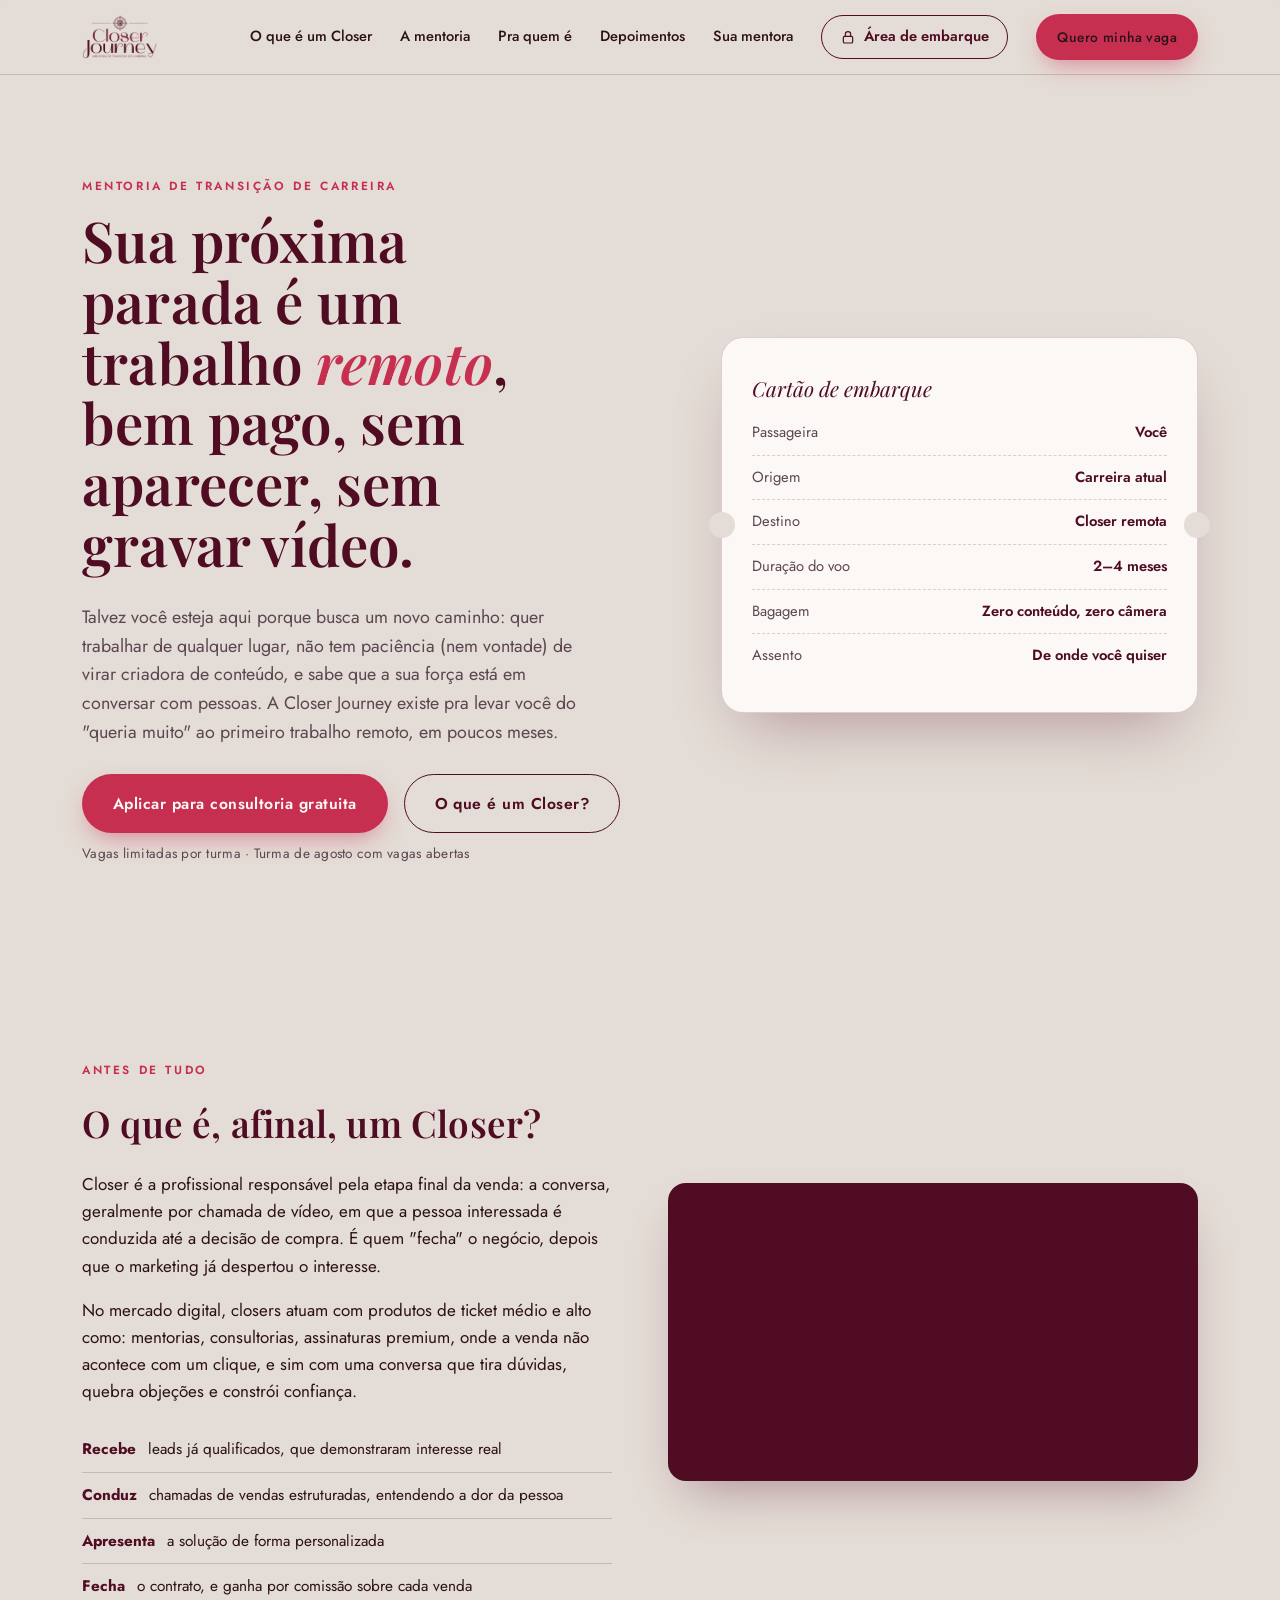
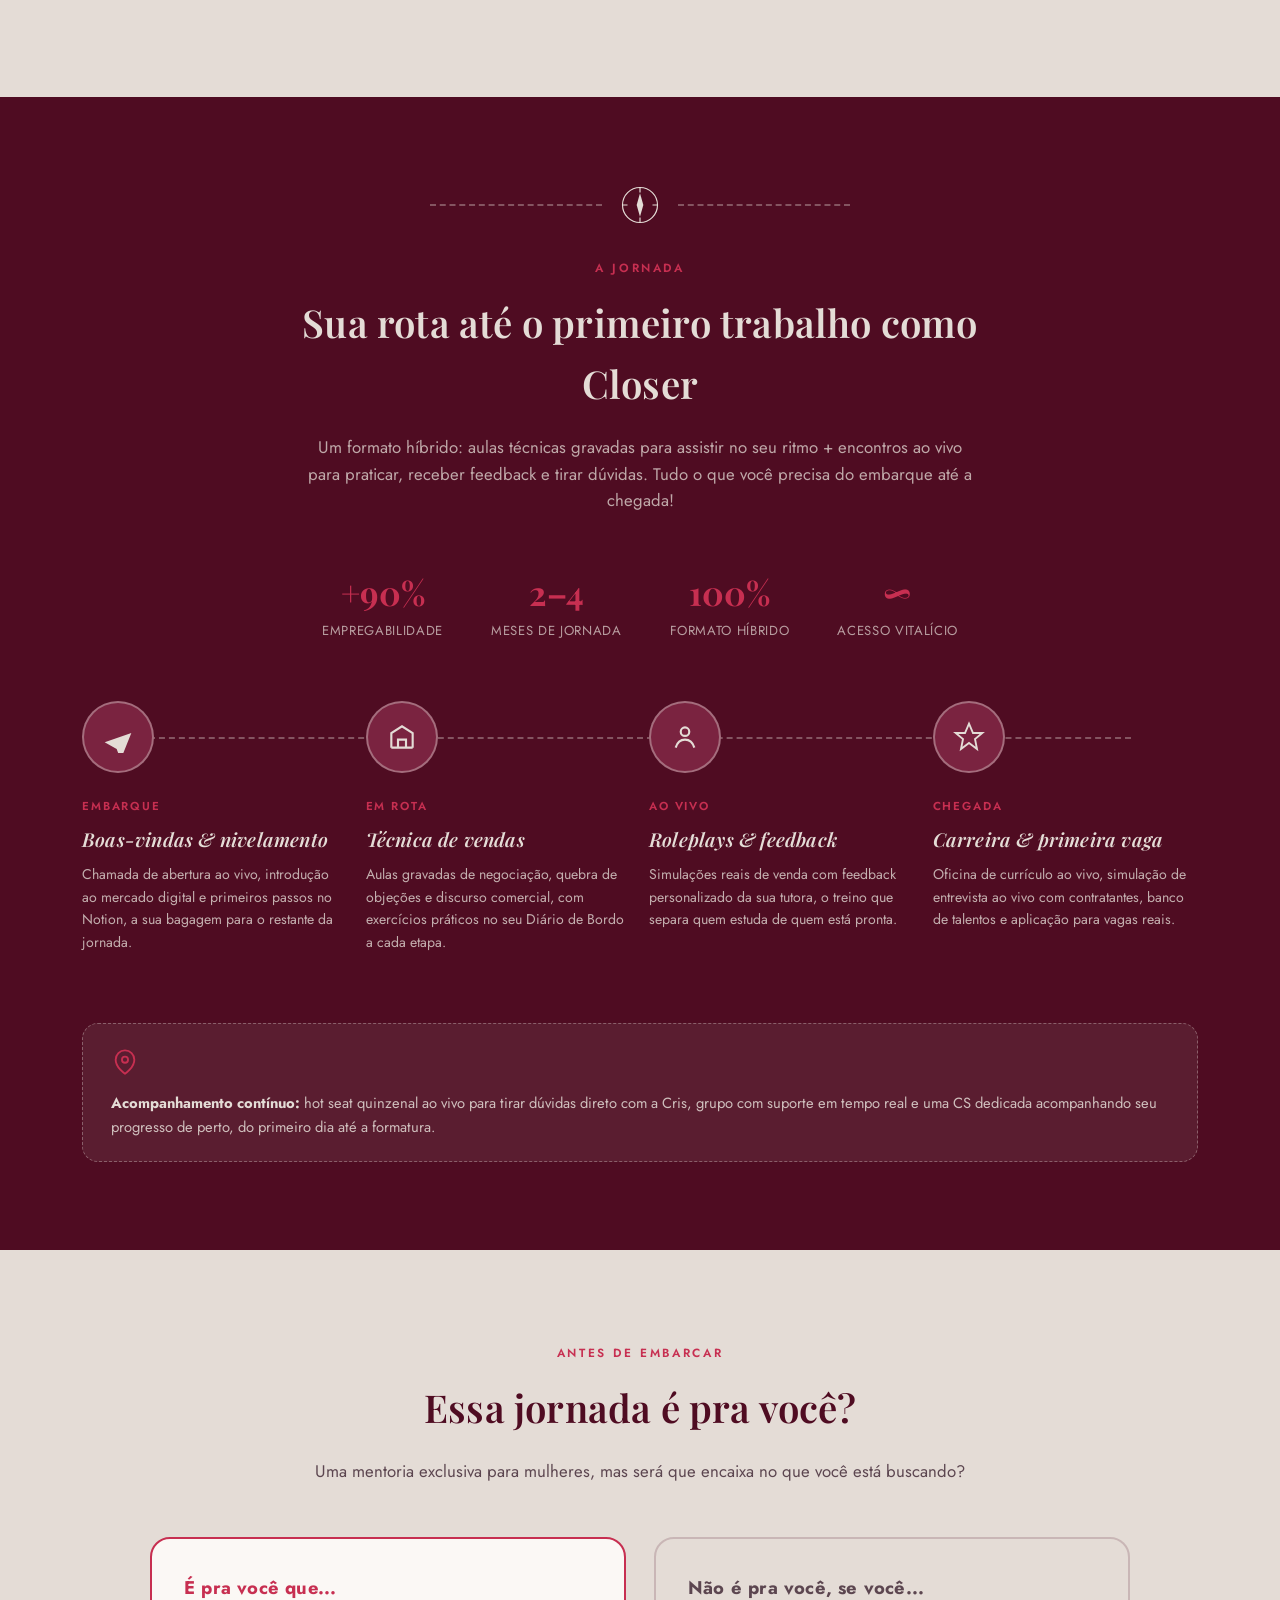
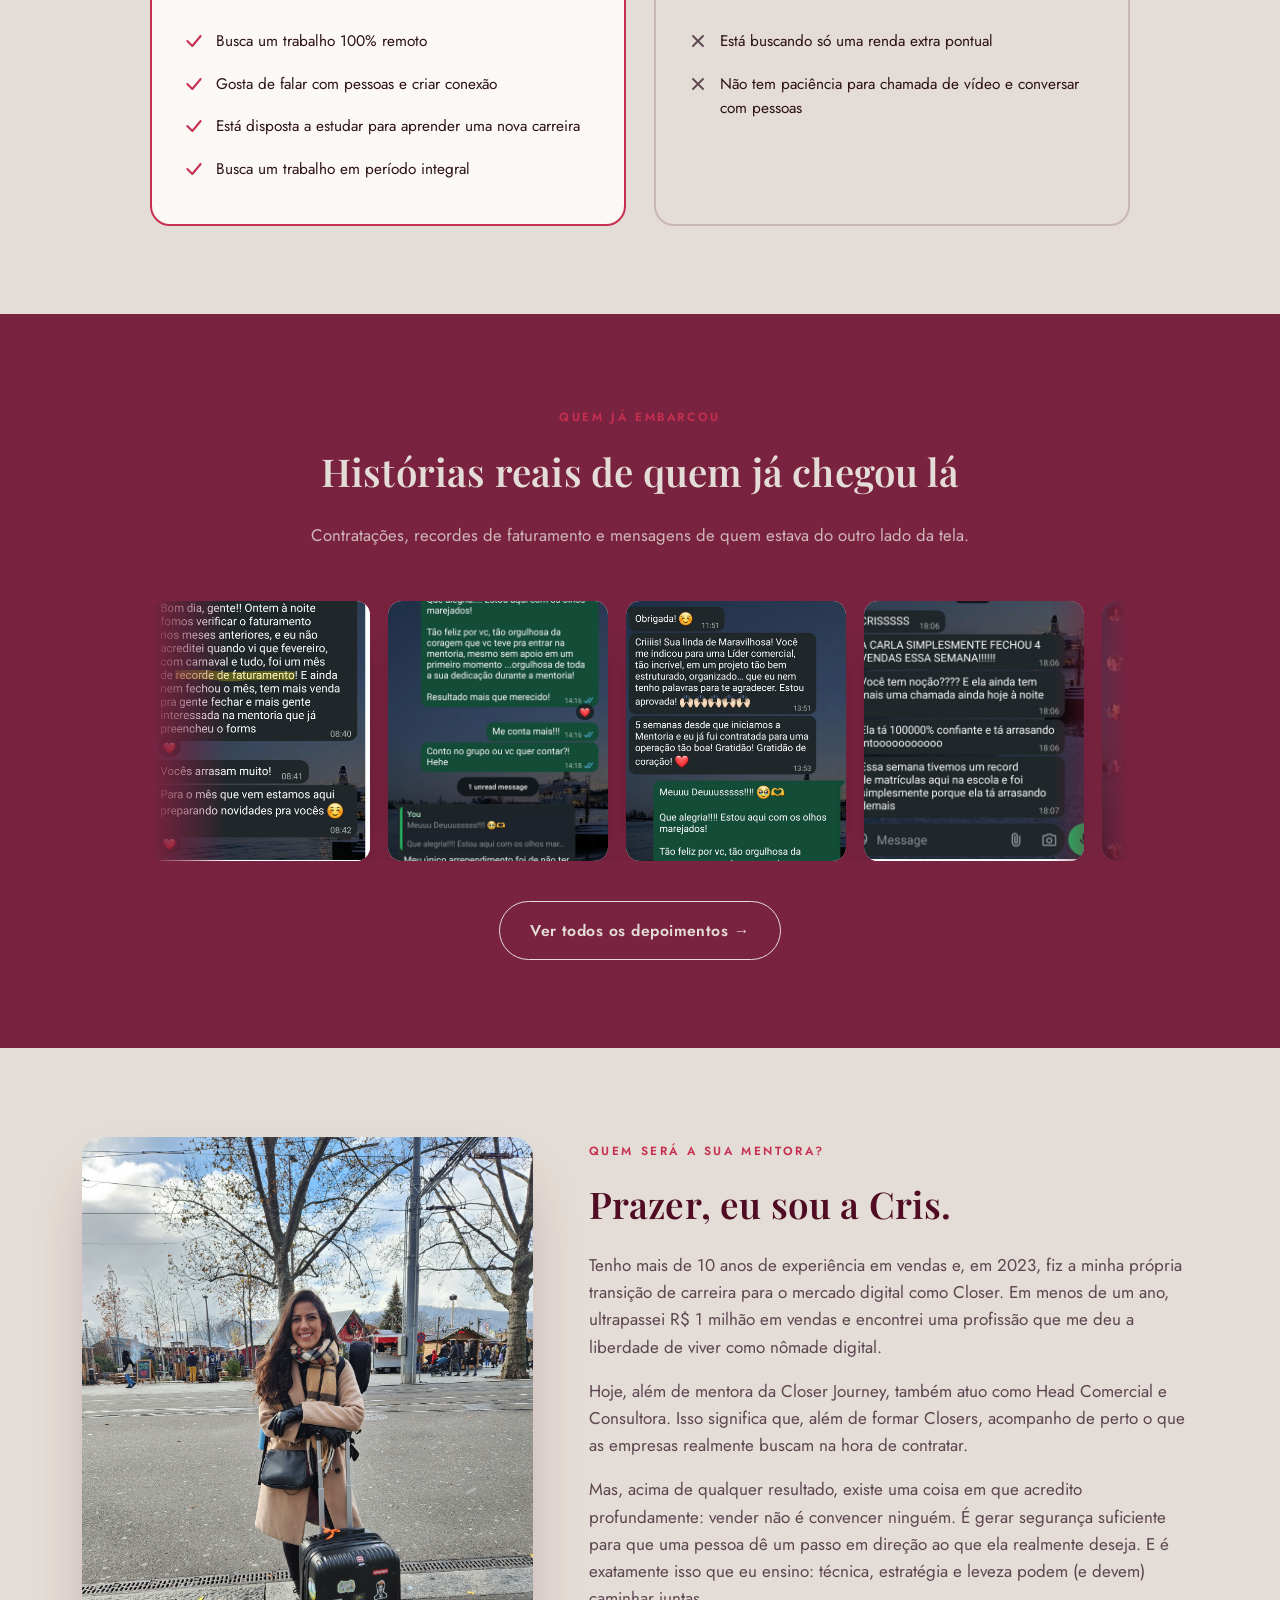
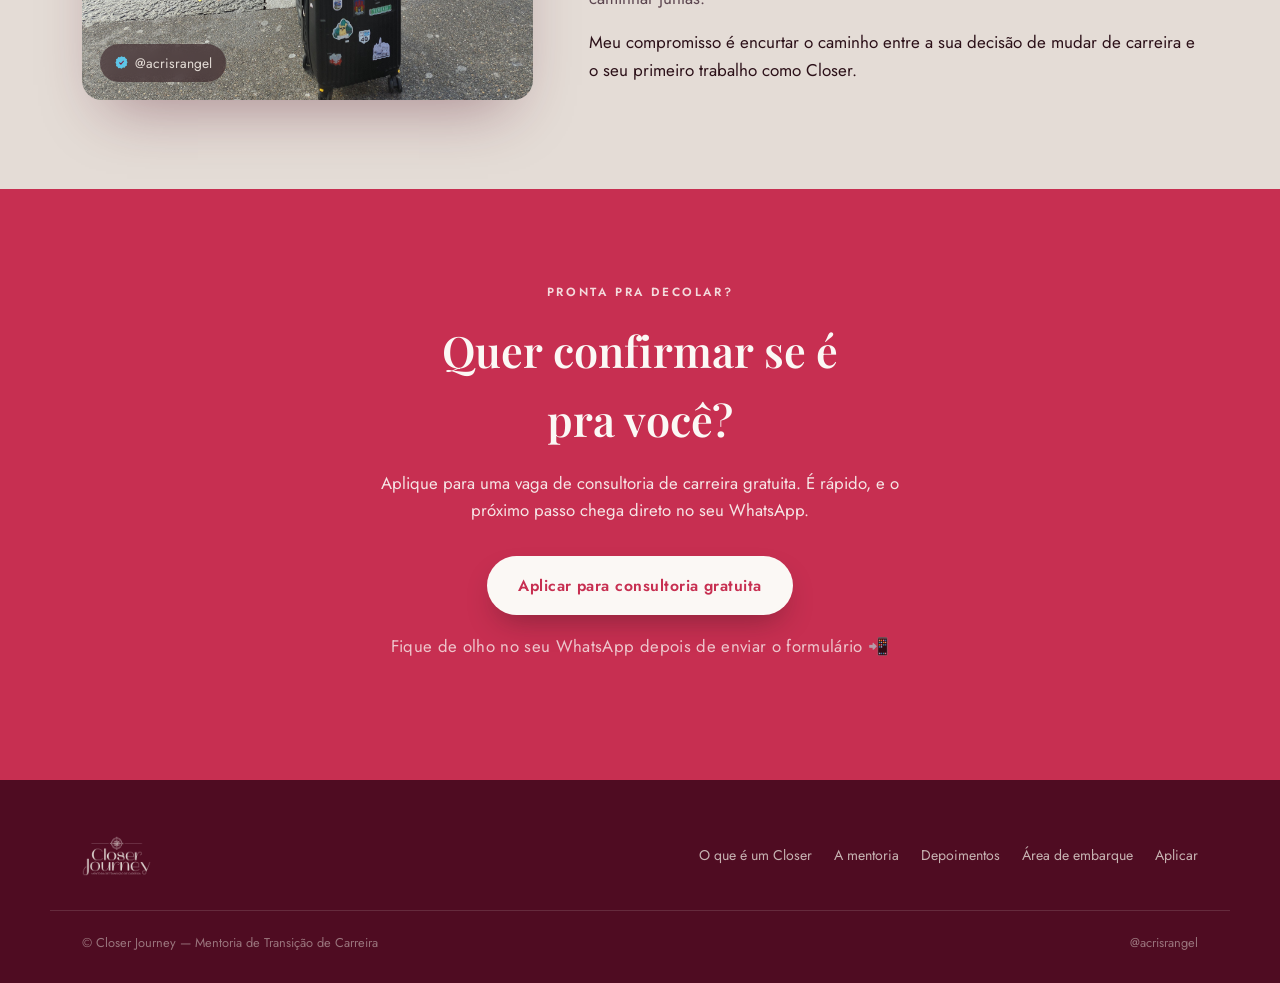
<file: index.html>
<!DOCTYPE html>
<html lang="pt-BR">
<head>
<meta charset="UTF-8">
<meta name="viewport" content="width=device-width, initial-scale=1.0">
<title>Closer Journey • Mentoria de Transição de Carreira</title>
<link rel="stylesheet" href="styles.css">
<link rel="icon" type="image/png" href="/assets/favicon.png">
</head>
<body>

<!-- ============ NAV ============ -->
<header class="site-nav">
  <div class="container">
    <img class="logo-mark" src="assets/logo-full-dark-on-transparent.png" alt="Closer Journey">
    <nav class="nav-links">
      <a href="#o-que-e">O que é um Closer</a>
      <a href="#mentoria">A mentoria</a>
      <a href="#para-quem">Pra quem é</a>
      <a href="depoimentos.html" class="js-open-depoimentos" rel="noopener">Depoimentos</a>
      <a href="#mentora">Sua mentora</a>
      <a href="embarque.html" class="nav-embarque"><svg viewBox="0 0 24 24" fill="none" aria-hidden="true"><rect x="5" y="11" width="14" height="10" rx="2" stroke="currentColor" stroke-width="1.8"/><path d="M8 11V8a4 4 0 018 0v3" stroke="currentColor" stroke-width="1.8"/></svg>Área de embarque</a>
      <a class="btn btn-primary nav-cta" href="#cta">Quero minha vaga</a>
    </nav>
  </div>
</header>

<!-- ============ HERO / PERSONA ============ -->
<section class="hero">
  <div class="container">
    <div class="hero-copy">
      <span class="eyebrow">Mentoria de transição de carreira</span>
      <h1>Sua próxima parada é um trabalho <em>remoto</em>, bem pago, sem aparecer, sem gravar vídeo.</h1>
      <p class="lede">
        Talvez você esteja aqui porque busca um novo caminho: quer trabalhar de qualquer lugar, 
        não tem paciência (nem vontade) de virar criadora de conteúdo, e sabe que a sua força está em conversar com pessoas. 
        A Closer Journey existe pra levar você do "queria muito" ao primeiro trabalho remoto, em poucos meses.
      </p>
      <div class="hero-actions">
        <a class="btn btn-primary" href="#cta">Aplicar para consultoria gratuita</a>
        <a class="btn btn-ghost" href="#o-que-e">O que é um Closer?</a>
      </div>
      <p class="hero-note">Vagas limitadas por turma · Turma de agosto com vagas abertas</p>
    </div>

    <div class="hero-ticket">
      <p class="ticket-title">Cartão de embarque</p>
      <div class="ticket-row"><span>Passageira</span><span>Você</span></div>
      <div class="ticket-row"><span>Origem</span><span>Carreira atual</span></div>
      <div class="ticket-row"><span>Destino</span><span>Closer remota</span></div>
      <div class="ticket-row"><span>Duração do voo</span><span>2–4 meses</span></div>
      <div class="ticket-row"><span>Bagagem</span><span>Zero conteúdo, zero câmera</span></div>
      <div class="ticket-row"><span>Assento</span><span>De onde você quiser</span></div>
    </div>
  </div>
</section>

<!-- ============ O QUE É UM CLOSER ============ -->
<section class="closer-section" id="o-que-e">
  <div class="container">
    <div class="closer-copy">
      <span class="eyebrow">Antes de tudo</span>
      <h2>O que é, afinal, um Closer?</h2>
      <p>
        Closer é a profissional responsável pela etapa final da venda: a conversa, geralmente por chamada de vídeo, em que a pessoa interessada é conduzida até a decisão de compra. É quem "fecha" o negócio, depois que o marketing já despertou o interesse.
      </p>
      <p>
        No mercado digital, closers atuam com produtos de ticket médio e alto como: mentorias, consultorias, assinaturas premium, onde a venda não acontece com um clique, e sim com uma conversa que tira dúvidas, quebra objeções e constrói confiança.
      </p>
      <ul class="closer-list">
        <li><b>Recebe</b> leads já qualificados, que demonstraram interesse real</li>
        <li><b>Conduz</b> chamadas de vendas estruturadas, entendendo a dor da pessoa</li>
        <li><b>Apresenta</b> a solução de forma personalizada</li>
        <li><b>Fecha</b> o contrato, e ganha por comissão sobre cada venda</li>
      </ul>
    </div>
    <div class="video-frame">
      <iframe src="https://www.youtube.com/embed/GehOlS2XHuQ" title="O que é um Closer" allow="accelerometer; autoplay; clipboard-write; encrypted-media; gyroscope; picture-in-picture" allowfullscreen loading="lazy"></iframe>
    </div>
  </div>
</section>

<!-- ============ SOBRE A MENTORIA ============ -->
<section class="mentoria" id="mentoria">
  <div class="container">
    <div class="compass-divider on-dark">
      <span class="rule"></span>
      <svg viewBox="0 0 48 48" fill="none" xmlns="http://www.w3.org/2000/svg"><circle cx="24" cy="24" r="21" stroke="currentColor" stroke-width="1.4"/><path d="M24 3v6M24 39v6M3 24h6M39 24h6" stroke="currentColor" stroke-width="1.4"/><path d="M24 10L28 24L24 38L20 24Z" fill="currentColor"/></svg>
      <span class="rule"></span>
    </div>
    <div class="section-head">
      <span class="eyebrow">A jornada</span>
      <h2>Sua rota até o primeiro trabalho como Closer</h2>
      <p>Um formato híbrido: aulas técnicas gravadas para assistir no seu ritmo + encontros ao vivo para praticar, receber feedback e tirar dúvidas. Tudo o que você precisa do embarque até a chegada!</p>
    </div>

    <div class="mentoria-stats">
      <div class="stat"><div class="num">+90%</div><div class="lbl">Empregabilidade</div></div>
      <div class="stat"><div class="num">2–4</div><div class="lbl">Meses de jornada</div></div>
      <div class="stat"><div class="num">100%</div><div class="lbl">Formato híbrido</div></div>
      <div class="stat"><div class="num">∞</div><div class="lbl">Acesso vitalício</div></div>
    </div>

    <div class="journey">
      <div class="stop">
        <div class="stop-icon"><svg viewBox="0 0 24 24" fill="none"><path d="M2 16l20-7-8 20-3-8-9-5z" fill="currentColor"/></svg></div>
        <span class="stop-eyebrow">Embarque</span>
        <h4>Boas-vindas &amp; nivelamento</h4>
        <p>Chamada de abertura ao vivo, introdução ao mercado digital e primeiros passos no Notion, a sua bagagem para o restante da jornada.</p>
      </div>
      <div class="stop">
        <div class="stop-icon"><svg viewBox="0 0 24 24" fill="none"><path d="M4 20V9l8-5 8 5v11M4 20h16M9 20v-6h6v6" stroke="currentColor" stroke-width="1.6"/></svg></div>
        <span class="stop-eyebrow">Em rota</span>
        <h4>Técnica de vendas</h4>
        <p>Aulas gravadas de negociação, quebra de objeções e discurso comercial, com exercícios práticos no seu Diário de Bordo a cada etapa.</p>
      </div>
      <div class="stop">
        <div class="stop-icon"><svg viewBox="0 0 24 24" fill="none"><circle cx="12" cy="8" r="3.2" stroke="currentColor" stroke-width="1.6"/><path d="M5 20c1.2-4 4-6 7-6s5.8 2 7 6" stroke="currentColor" stroke-width="1.6"/></svg></div>
        <span class="stop-eyebrow">Ao vivo</span>
        <h4>Roleplays &amp; feedback</h4>
        <p>Simulações reais de venda com feedback personalizado da sua tutora, o treino que separa quem estuda de quem está pronta.</p>
      </div>
      <div class="stop">
        <div class="stop-icon"><svg viewBox="0 0 24 24" fill="none"><path d="M12 2l3 7h7l-5.5 4.5L18 21l-6-4.5L6 21l1.5-7.5L2 9h7l3-7z" stroke="currentColor" stroke-width="1.4" fill="none"/></svg></div>
        <span class="stop-eyebrow">Chegada</span>
        <h4>Carreira &amp; primeira vaga</h4>
        <p>Oficina de currículo ao vivo, simulação de entrevista ao vivo com contratantes, banco de talentos e aplicação para vagas reais.</p>
      </div>
    </div>

    <div class="thread">
      <svg viewBox="0 0 24 24" fill="none"><path d="M12 22s-8-5.2-8-12A8 8 0 0112 2a8 8 0 018 8c0 6.8-8 12-8 12z" stroke="currentColor" stroke-width="1.6"/><circle cx="12" cy="10" r="2.6" stroke="currentColor" stroke-width="1.6"/></svg>
      <p><b>Acompanhamento contínuo:</b> hot seat quinzenal ao vivo para tirar dúvidas direto
      com a Cris, grupo com suporte em tempo real e uma CS dedicada acompanhando seu progresso
      de perto, do primeiro dia até a formatura.</p>
    </div>
  </div>
</section>

<!-- ============ PRA QUEM É / NÃO É ============ -->
<section class="fit" id="para-quem">
  <div class="container">
    <div class="section-head">
      <span class="eyebrow">Antes de embarcar</span>
      <h2>Essa jornada é pra você?</h2>
      <p>Uma mentoria exclusiva para mulheres, mas será que encaixa no que você está buscando?</p>
    </div>
    <div class="fit-grid">
      <div class="fit-card yes">
        <h3>É pra você que...</h3>
        <ul>
          <li><svg viewBox="0 0 24 24" fill="none"><path d="M4 12l6 6L20 6" stroke="currentColor" stroke-width="2.4" stroke-linecap="round" stroke-linejoin="round"/></svg>Busca um trabalho 100% remoto</li>
          <li><svg viewBox="0 0 24 24" fill="none"><path d="M4 12l6 6L20 6" stroke="currentColor" stroke-width="2.4" stroke-linecap="round" stroke-linejoin="round"/></svg>Gosta de falar com pessoas e criar conexão</li>
          <li><svg viewBox="0 0 24 24" fill="none"><path d="M4 12l6 6L20 6" stroke="currentColor" stroke-width="2.4" stroke-linecap="round" stroke-linejoin="round"/></svg>Está disposta a estudar para aprender uma nova carreira</li>
          <li><svg viewBox="0 0 24 24" fill="none"><path d="M4 12l6 6L20 6" stroke="currentColor" stroke-width="2.4" stroke-linecap="round" stroke-linejoin="round"/></svg>Busca um trabalho em período integral</li>
        </ul>
      </div>
      <div class="fit-card no">
        <h3>Não é pra você, se você...</h3>
        <ul>
          <li><svg viewBox="0 0 24 24" fill="none"><path d="M6 6l12 12M18 6L6 18" stroke="currentColor" stroke-width="2.2" stroke-linecap="round"/></svg>Está buscando só uma renda extra pontual</li>
          <li><svg viewBox="0 0 24 24" fill="none"><path d="M6 6l12 12M18 6L6 18" stroke="currentColor" stroke-width="2.2" stroke-linecap="round"/></svg>Não tem paciência para chamada de vídeo e conversar com pessoas</li>
        </ul>
      </div>
    </div>
  </div>
</section>

<!-- ============ DEPOIMENTOS TEASER ============ -->
<section class="testi-teaser">
  <div class="container">
    <div class="section-head">
      <span class="eyebrow">Quem já embarcou</span>
      <h2>Histórias reais de quem já chegou lá</h2>
      <p>Contratações, recordes de faturamento e mensagens de quem estava do outro lado da tela.</p>
    </div>
    <div class="teaser-strip">
      <div class="teaser-card"><img src="assets/depoimento8.jpg" alt="Depoimento"></div>
      <div class="teaser-card"><img src="assets/depoimento6.jpg" alt="Depoimento"></div>
      <div class="teaser-card"><img src="assets/depoimento5.jpg" alt="Depoimento"></div>
      <div class="teaser-card"><img src="assets/depoimento3.jpg" alt="Depoimento"></div>
      <div class="teaser-card"><img src="assets/depoimento12.jpg" alt="Depoimento"></div>
    </div>
    <a class="btn btn-ghost on-dark js-open-depoimentos" href="depoimentos.html" rel="noopener">Ver todos os depoimentos →</a>
  </div>
</section>

<!-- ============ MENTORA ============ -->
<section class="mentora" id="mentora">
  <div class="container">
    <div class="mentora-photo">
      <img src="assets\cris-foto-nova.jpeg" alt="Cris Rangel">
      <span class="mentora-handle">
        <svg viewBox="0 0 24 24" fill="currentColor"><path d="M12 2l2.4 1.3 2.7-.4 1.3 2.4 2.4 1.3-.4 2.7 1.3 2.4-1.3 2.4.4 2.7-2.4 1.3-1.3 2.4-2.7-.4L12 22l-2.4-1.3-2.7.4-1.3-2.4-2.4-1.3.4-2.7L2.3 12l1.3-2.4-.4-2.7 2.4-1.3 1.3-2.4 2.7.4L12 2z"/><path d="M9 12.5l2 2 4-4.5" stroke="var(--mid)" stroke-width="1.8" fill="none" stroke-linecap="round" stroke-linejoin="round"/></svg>
        @acrisrangel
      </span>
    </div>
    <div class="mentora-copy">
      <span class="eyebrow">Quem será a sua mentora?</span>
      <h2>Prazer, eu sou a Cris.</h2>
      <p>
        Tenho mais de 10 anos de experiência em vendas e, em 2023, fiz a minha própria transição de carreira para o mercado digital como Closer. Em menos de um ano, ultrapassei R$ 1 milhão em vendas e encontrei uma profissão que me deu a liberdade de viver como nômade digital.
      </p>
      <p>
        Hoje, além de mentora da Closer Journey, também atuo como Head Comercial e Consultora. Isso significa que, além de formar Closers, acompanho de perto o que as empresas realmente buscam na hora de contratar.
      </p>
      <p>
        Mas, acima de qualquer resultado, existe uma coisa em que acredito profundamente: vender não é convencer ninguém. É gerar segurança suficiente para que uma pessoa dê um passo em direção ao que ela realmente deseja. E é exatamente isso que eu ensino: técnica, estratégia e leveza podem (e devem) caminhar juntas.
      </p>
       Meu compromisso é encurtar o caminho entre a sua decisão de mudar de carreira e o seu primeiro trabalho como Closer.
      </p>
    </div>
  </div>
</section>

<!-- ============ CTA FINAL ============ -->
<section class="final-cta" id="cta">
  <div class="container">
    <span class="eyebrow" style="color:rgba(251,248,245,.85)">Pronta pra decolar?</span>
    <h2>Quer confirmar se é pra você?</h2>
    <p>
      Aplique para uma vaga de consultoria de carreira gratuita. É rápido, e o próximo
      passo chega direto no seu WhatsApp.
    </p>
    <a class="btn btn-primary" href="https://form.respondi.app/5wZoGyPB" target="_blank" rel="noopener">
      Aplicar para consultoria gratuita
    </a>
    <p class="hero-note">Fique de olho no seu WhatsApp depois de enviar o formulário 📲</p>
  </div>
</section>

<!-- ============ FOOTER ============ -->
<footer>
  <div class="container">
    <img class="logo-mark" src="assets/logo-full-cream-on-transparent.png" alt="Closer Journey">
    <div class="foot-links">
      <a href="#o-que-e">O que é um Closer</a>
      <a href="#mentoria">A mentoria</a>
      <a href="depoimentos.html" class="js-open-depoimentos" rel="noopener">Depoimentos</a>
      <a href="embarque.html">Área de embarque</a>
      <a href="https://form.respondi.app/5wZoGyPB" target="_blank" rel="noopener">Aplicar</a>
    </div>
  </div>
  <div class="foot-bottom">
    <span>© Closer Journey — Mentoria de Transição de Carreira</span>
    <span>@acrisrangel</span>
  </div>
</footer>

<!-- ============ MODAL DE DEPOIMENTOS (ESTILO CELULAR) ============ -->
<div class="depo-modal" id="depoModal" aria-hidden="true">
  <div class="depo-modal__overlay" data-depo-close></div>

  <div class="depo-modal__dialog" role="dialog" aria-modal="true" aria-label="Depoimentos">
    <button class="depo-modal__close" type="button" aria-label="Fechar depoimentos" data-depo-close>
      <svg viewBox="0 0 24 24" fill="none"><path d="M6 6l12 12M18 6L6 18" stroke="currentColor" stroke-width="2.2" stroke-linecap="round"/></svg>
    </button>

    <div class="phone">
      <div class="phone__notch"></div>
      <div class="phone__screen">
        <div class="phone__topbar">
          <span>Depoimentos</span>
        </div>
        <div class="phone__scroll">
          <div class="depo-card depo-card--video">
            <div class="depo-card__header">
              <img class="depo-card__avatar" src="assets/cris-foto-nova.jpg" alt="Cris Rangel">
              <span class="depo-card__handle">@acrisrangel<svg class="depo-card__badge" viewBox="0 0 24 24" fill="currentColor"><path d="M12 2l2.4 1.3 2.7-.4 1.3 2.4 2.4 1.3-.4 2.7 1.3 2.4-1.3 2.4.4 2.7-2.4 1.3-1.3 2.4-2.7-.4L12 22l-2.4-1.3-2.7.4-1.3-2.4-2.4-1.3.4-2.7L2.3 12l1.3-2.4-.4-2.7 2.4-1.3 1.3-2.4 2.7.4L12 2z"/><path d="M9 12.5l2 2 4-4.5" stroke="#4F0C22" stroke-width="1.8" fill="none" stroke-linecap="round" stroke-linejoin="round"/></svg></span>
            </div>
            <div class="phone__video-wrap yt-facade" id="ytFacade1" data-yt-id="Y6XpZt5BRQE">
              <img class="yt-facade__thumb" src="https://img.youtube.com/vi/Y6XpZt5BRQE/hqdefault.jpg" alt="" loading="lazy">
              <button class="yt-facade__play" type="button" aria-label="Reproduzir vídeo">
                <svg viewBox="0 0 24 24" fill="currentColor"><path d="M8 5v14l11-7z"/></svg>
              </button>
            </div>
          </div>
          <div class="depo-card depo-card--video">
            <div class="depo-card__header">
              <img class="depo-card__avatar" src="assets/cris-foto-nova.jpg" alt="Cris Rangel">
              <span class="depo-card__handle">@acrisrangel<svg class="depo-card__badge" viewBox="0 0 24 24" fill="currentColor"><path d="M12 2l2.4 1.3 2.7-.4 1.3 2.4 2.4 1.3-.4 2.7 1.3 2.4-1.3 2.4.4 2.7-2.4 1.3-1.3 2.4-2.7-.4L12 22l-2.4-1.3-2.7.4-1.3-2.4-2.4-1.3.4-2.7L2.3 12l1.3-2.4-.4-2.7 2.4-1.3 1.3-2.4 2.7.4L12 2z"/><path d="M9 12.5l2 2 4-4.5" stroke="#4F0C22" stroke-width="1.8" fill="none" stroke-linecap="round" stroke-linejoin="round"/></svg></span>
            </div>
            <div class="phone__video-wrap yt-facade" id="ytFacade2" data-yt-id="68ccqgZpCwA">
              <img class="yt-facade__thumb" src="https://img.youtube.com/vi/68ccqgZpCwA/hqdefault.jpg" alt="" loading="lazy">
              <button class="yt-facade__play" type="button" aria-label="Reproduzir vídeo">
                <svg viewBox="0 0 24 24" fill="currentColor"><path d="M8 5v14l11-7z"/></svg>
              </button>
            </div>
          </div>
          <div class="depo-card">
            <div class="depo-card__header">
              <img class="depo-card__avatar" src="assets/cris-foto-nova.jpg" alt="Cris Rangel">
              <span class="depo-card__handle">@acrisrangel<svg class="depo-card__badge" viewBox="0 0 24 24" fill="currentColor"><path d="M12 2l2.4 1.3 2.7-.4 1.3 2.4 2.4 1.3-.4 2.7 1.3 2.4-1.3 2.4.4 2.7-2.4 1.3-1.3 2.4-2.7-.4L12 22l-2.4-1.3-2.7.4-1.3-2.4-2.4-1.3.4-2.7L2.3 12l1.3-2.4-.4-2.7 2.4-1.3 1.3-2.4 2.7.4L12 2z"/><path d="M9 12.5l2 2 4-4.5" stroke="#4F0C22" stroke-width="1.8" fill="none" stroke-linecap="round" stroke-linejoin="round"/></svg></span>
            </div>
            <img src="assets/depoimento1.jpg" alt="Depoimento 1" loading="lazy">
          </div>
          <div class="depo-card">
            <div class="depo-card__header">
              <img class="depo-card__avatar" src="assets/cris-foto-nova.jpg" alt="Cris Rangel">
              <span class="depo-card__handle">@acrisrangel<svg class="depo-card__badge" viewBox="0 0 24 24" fill="currentColor"><path d="M12 2l2.4 1.3 2.7-.4 1.3 2.4 2.4 1.3-.4 2.7 1.3 2.4-1.3 2.4.4 2.7-2.4 1.3-1.3 2.4-2.7-.4L12 22l-2.4-1.3-2.7.4-1.3-2.4-2.4-1.3.4-2.7L2.3 12l1.3-2.4-.4-2.7 2.4-1.3 1.3-2.4 2.7.4L12 2z"/><path d="M9 12.5l2 2 4-4.5" stroke="#4F0C22" stroke-width="1.8" fill="none" stroke-linecap="round" stroke-linejoin="round"/></svg></span>
            </div>
            <img src="assets/depoimento2.jpg" alt="Depoimento 2" loading="lazy">
          </div>
          <div class="depo-card">
            <div class="depo-card__header">
              <img class="depo-card__avatar" src="assets/cris-foto-nova.jpg" alt="Cris Rangel">
              <span class="depo-card__handle">@acrisrangel<svg class="depo-card__badge" viewBox="0 0 24 24" fill="currentColor"><path d="M12 2l2.4 1.3 2.7-.4 1.3 2.4 2.4 1.3-.4 2.7 1.3 2.4-1.3 2.4.4 2.7-2.4 1.3-1.3 2.4-2.7-.4L12 22l-2.4-1.3-2.7.4-1.3-2.4-2.4-1.3.4-2.7L2.3 12l1.3-2.4-.4-2.7 2.4-1.3 1.3-2.4 2.7.4L12 2z"/><path d="M9 12.5l2 2 4-4.5" stroke="#4F0C22" stroke-width="1.8" fill="none" stroke-linecap="round" stroke-linejoin="round"/></svg></span>
            </div>
            <img src="assets/depoimento3.jpg" alt="Depoimento 3" loading="lazy">
          </div>
          <div class="depo-card">
            <div class="depo-card__header">
              <img class="depo-card__avatar" src="assets/cris-foto-nova.jpg" alt="Cris Rangel">
              <span class="depo-card__handle">@acrisrangel<svg class="depo-card__badge" viewBox="0 0 24 24" fill="currentColor"><path d="M12 2l2.4 1.3 2.7-.4 1.3 2.4 2.4 1.3-.4 2.7 1.3 2.4-1.3 2.4.4 2.7-2.4 1.3-1.3 2.4-2.7-.4L12 22l-2.4-1.3-2.7.4-1.3-2.4-2.4-1.3.4-2.7L2.3 12l1.3-2.4-.4-2.7 2.4-1.3 1.3-2.4 2.7.4L12 2z"/><path d="M9 12.5l2 2 4-4.5" stroke="#4F0C22" stroke-width="1.8" fill="none" stroke-linecap="round" stroke-linejoin="round"/></svg></span>
            </div>
            <img src="assets/depoimento4.jpg" alt="Depoimento 4" loading="lazy">
          </div>
          <div class="depo-card">
            <div class="depo-card__header">
              <img class="depo-card__avatar" src="assets/cris-foto-nova.jpg" alt="Cris Rangel">
              <span class="depo-card__handle">@acrisrangel<svg class="depo-card__badge" viewBox="0 0 24 24" fill="currentColor"><path d="M12 2l2.4 1.3 2.7-.4 1.3 2.4 2.4 1.3-.4 2.7 1.3 2.4-1.3 2.4.4 2.7-2.4 1.3-1.3 2.4-2.7-.4L12 22l-2.4-1.3-2.7.4-1.3-2.4-2.4-1.3.4-2.7L2.3 12l1.3-2.4-.4-2.7 2.4-1.3 1.3-2.4 2.7.4L12 2z"/><path d="M9 12.5l2 2 4-4.5" stroke="#4F0C22" stroke-width="1.8" fill="none" stroke-linecap="round" stroke-linejoin="round"/></svg></span>
            </div>
            <img src="assets/depoimento5.jpg" alt="Depoimento 5" loading="lazy">
          </div>
          <div class="depo-card">
            <div class="depo-card__header">
              <img class="depo-card__avatar" src="assets/cris-foto-nova.jpg" alt="Cris Rangel">
              <span class="depo-card__handle">@acrisrangel<svg class="depo-card__badge" viewBox="0 0 24 24" fill="currentColor"><path d="M12 2l2.4 1.3 2.7-.4 1.3 2.4 2.4 1.3-.4 2.7 1.3 2.4-1.3 2.4.4 2.7-2.4 1.3-1.3 2.4-2.7-.4L12 22l-2.4-1.3-2.7.4-1.3-2.4-2.4-1.3.4-2.7L2.3 12l1.3-2.4-.4-2.7 2.4-1.3 1.3-2.4 2.7.4L12 2z"/><path d="M9 12.5l2 2 4-4.5" stroke="#4F0C22" stroke-width="1.8" fill="none" stroke-linecap="round" stroke-linejoin="round"/></svg></span>
            </div>
            <img src="assets/depoimento6.jpg" alt="Depoimento 6" loading="lazy">
          </div>
          <div class="depo-card">
            <div class="depo-card__header">
              <img class="depo-card__avatar" src="assets/cris-foto-nova.jpg" alt="Cris Rangel">
              <span class="depo-card__handle">@acrisrangel<svg class="depo-card__badge" viewBox="0 0 24 24" fill="currentColor"><path d="M12 2l2.4 1.3 2.7-.4 1.3 2.4 2.4 1.3-.4 2.7 1.3 2.4-1.3 2.4.4 2.7-2.4 1.3-1.3 2.4-2.7-.4L12 22l-2.4-1.3-2.7.4-1.3-2.4-2.4-1.3.4-2.7L2.3 12l1.3-2.4-.4-2.7 2.4-1.3 1.3-2.4 2.7.4L12 2z"/><path d="M9 12.5l2 2 4-4.5" stroke="#4F0C22" stroke-width="1.8" fill="none" stroke-linecap="round" stroke-linejoin="round"/></svg></span>
            </div>
            <img src="assets/depoimento7.jpg" alt="Depoimento 7" loading="lazy">
          </div>
          <div class="depo-card">
            <div class="depo-card__header">
              <img class="depo-card__avatar" src="assets/cris-foto-nova.jpg" alt="Cris Rangel">
              <span class="depo-card__handle">@acrisrangel<svg class="depo-card__badge" viewBox="0 0 24 24" fill="currentColor"><path d="M12 2l2.4 1.3 2.7-.4 1.3 2.4 2.4 1.3-.4 2.7 1.3 2.4-1.3 2.4.4 2.7-2.4 1.3-1.3 2.4-2.7-.4L12 22l-2.4-1.3-2.7.4-1.3-2.4-2.4-1.3.4-2.7L2.3 12l1.3-2.4-.4-2.7 2.4-1.3 1.3-2.4 2.7.4L12 2z"/><path d="M9 12.5l2 2 4-4.5" stroke="#4F0C22" stroke-width="1.8" fill="none" stroke-linecap="round" stroke-linejoin="round"/></svg></span>
            </div>
            <img src="assets/depoimento8.jpg" alt="Depoimento 8" loading="lazy">
          </div>
          <div class="depo-card">
            <div class="depo-card__header">
              <img class="depo-card__avatar" src="assets/cris-foto-nova.jpg" alt="Cris Rangel">
              <span class="depo-card__handle">@acrisrangel<svg class="depo-card__badge" viewBox="0 0 24 24" fill="currentColor"><path d="M12 2l2.4 1.3 2.7-.4 1.3 2.4 2.4 1.3-.4 2.7 1.3 2.4-1.3 2.4.4 2.7-2.4 1.3-1.3 2.4-2.7-.4L12 22l-2.4-1.3-2.7.4-1.3-2.4-2.4-1.3.4-2.7L2.3 12l1.3-2.4-.4-2.7 2.4-1.3 1.3-2.4 2.7.4L12 2z"/><path d="M9 12.5l2 2 4-4.5" stroke="#4F0C22" stroke-width="1.8" fill="none" stroke-linecap="round" stroke-linejoin="round"/></svg></span>
            </div>
            <img src="assets/depoimento9.jpg" alt="Depoimento 9" loading="lazy">
          </div>
          <div class="depo-card">
            <div class="depo-card__header">
              <img class="depo-card__avatar" src="assets/cris-foto-nova.jpg" alt="Cris Rangel">
              <span class="depo-card__handle">@acrisrangel<svg class="depo-card__badge" viewBox="0 0 24 24" fill="currentColor"><path d="M12 2l2.4 1.3 2.7-.4 1.3 2.4 2.4 1.3-.4 2.7 1.3 2.4-1.3 2.4.4 2.7-2.4 1.3-1.3 2.4-2.7-.4L12 22l-2.4-1.3-2.7.4-1.3-2.4-2.4-1.3.4-2.7L2.3 12l1.3-2.4-.4-2.7 2.4-1.3 1.3-2.4 2.7.4L12 2z"/><path d="M9 12.5l2 2 4-4.5" stroke="#4F0C22" stroke-width="1.8" fill="none" stroke-linecap="round" stroke-linejoin="round"/></svg></span>
            </div>
            <img src="assets/depoimento11.jpg" alt="Depoimento 11" loading="lazy">
          </div>
          <div class="depo-card">
            <div class="depo-card__header">
              <img class="depo-card__avatar" src="assets/cris-foto-nova.jpg" alt="Cris Rangel">
              <span class="depo-card__handle">@acrisrangel<svg class="depo-card__badge" viewBox="0 0 24 24" fill="currentColor"><path d="M12 2l2.4 1.3 2.7-.4 1.3 2.4 2.4 1.3-.4 2.7 1.3 2.4-1.3 2.4.4 2.7-2.4 1.3-1.3 2.4-2.7-.4L12 22l-2.4-1.3-2.7.4-1.3-2.4-2.4-1.3.4-2.7L2.3 12l1.3-2.4-.4-2.7 2.4-1.3 1.3-2.4 2.7.4L12 2z"/><path d="M9 12.5l2 2 4-4.5" stroke="#4F0C22" stroke-width="1.8" fill="none" stroke-linecap="round" stroke-linejoin="round"/></svg></span>
            </div>
            <img src="assets/depoimento12.jpg" alt="Depoimento 12" loading="lazy">
          </div>
          <div class="depo-card">
            <div class="depo-card__header">
              <img class="depo-card__avatar" src="assets/cris-foto-nova.jpg" alt="Cris Rangel">
              <span class="depo-card__handle">@acrisrangel<svg class="depo-card__badge" viewBox="0 0 24 24" fill="currentColor"><path d="M12 2l2.4 1.3 2.7-.4 1.3 2.4 2.4 1.3-.4 2.7 1.3 2.4-1.3 2.4.4 2.7-2.4 1.3-1.3 2.4-2.7-.4L12 22l-2.4-1.3-2.7.4-1.3-2.4-2.4-1.3.4-2.7L2.3 12l1.3-2.4-.4-2.7 2.4-1.3 1.3-2.4 2.7.4L12 2z"/><path d="M9 12.5l2 2 4-4.5" stroke="#4F0C22" stroke-width="1.8" fill="none" stroke-linecap="round" stroke-linejoin="round"/></svg></span>
            </div>
            <img src="assets/depoimento13.jpg" alt="Depoimento 13" loading="lazy">
          </div>
        </div>
      </div>
      <div class="phone__homebar"></div>
    </div>
  </div>
</div>

<style>
  /* ---- Modal de depoimentos estilo celular ---- */
  .depo-modal{
    position: fixed;
    inset: 0;
    z-index: 1000;
    display: none;
    align-items: center;
    justify-content: center;
  }
  .depo-modal.is-open{ display: flex; }

  .depo-modal__overlay{
    position: absolute;
    inset: 0;
    background: rgba(20, 6, 12, .72);
    backdrop-filter: blur(3px);
    opacity: 0;
    transition: opacity .25s ease;
  }
  .depo-modal.is-open .depo-modal__overlay{ opacity: 1; }

  .depo-modal__dialog{
    position: relative;
    z-index: 1;
    display: flex;
    flex-direction: column;
    align-items: center;
    transform: translateY(18px) scale(.97);
    opacity: 0;
    transition: transform .3s ease, opacity .3s ease;
  }
  .depo-modal.is-open .depo-modal__dialog{
    transform: translateY(0) scale(1);
    opacity: 1;
  }

  .depo-modal__close{
    position: absolute;
    top: -46px;
    right: 0;
    width: 36px;
    height: 36px;
    border: none;
    border-radius: 50%;
    background: var(--cream, #f2ece7);
    color: var(--maroon-deep, #4F0C22);
    display: flex;
    align-items: center;
    justify-content: center;
    cursor: pointer;
    transition: transform .15s ease;
  }
  .depo-modal__close:hover{ transform: scale(1.08); }
  .depo-modal__close svg{ width: 18px; height: 18px; }

  .phone{
    width: min(88vw, 360px);
    height: min(82vh, 720px);
    background: var(--maroon-deep, #26060f);
    border-radius: 38px;
    padding: 14px 10px;
    box-shadow: 0 30px 70px rgba(0,0,0,.5), 0 0 0 2px rgba(255,255,255,.05) inset;
    display: flex;
    flex-direction: column;
    position: relative;
  }
  .phone__notch{
    position: absolute;
    top: 14px;
    left: 50%;
    transform: translateX(-50%);
    width: 90px;
    height: 20px;
    background: var(--maroon-deep, #1c0509);
    border-radius: 14px;
    z-index: 2;
  }
  .phone__screen{
    flex: 1;
    background: #12070c;
    border-radius: 26px;
    overflow: hidden;
    display: flex;
    flex-direction: column;
    padding-top: 34px;
  }
  .phone__topbar{
    text-align: center;
    font-family: 'Jost', sans-serif;
    letter-spacing: .06em;
    text-transform: uppercase;
    font-size: .72rem;
    color: var(--rose, #d98aa0);
    padding: 6px 0 10px;
    border-bottom: 1px solid rgba(255,255,255,.08);
    flex-shrink: 0;
  }
  .phone__scroll{
    flex: 1;
    overflow-y: auto;
    -webkit-overflow-scrolling: touch;
    padding: 12px 8px 28px;
    display: flex;
    flex-direction: column;
    gap: 12px;
    scrollbar-width: thin;
    scrollbar-color: var(--rose, #7A2340) transparent;
  }
  .phone__scroll::-webkit-scrollbar{ width: 6px; }
  .phone__scroll::-webkit-scrollbar-track{ background: transparent; }
  .phone__scroll::-webkit-scrollbar-thumb{
    background: var(--rose, #7A2340);
    border-radius: 10px;
  }
  .phone__scroll img:not(.depo-card__avatar){
    width: 100%;
    display: block;
    border-radius: 12px;
  }
  .phone__video-wrap{
    position: relative;
    width: 100%;
    aspect-ratio: 9 / 16;
    border-radius: 12px;
    overflow: hidden;
    background: #000;
    flex-shrink: 0;
  }
  .phone__video-wrap iframe{
    position: absolute;
    inset: 0;
    width: 100%;
    height: 100%;
    border: 0;
    display: block;
  }

  /* ---- Header estilo feed do Instagram (avatar + @ + verificado) ---- */
  .depo-card{
    position: relative;
    display: flex;
    flex-direction: column;
  }
  .depo-card > img{
    border-radius: 12px;
  }
  .depo-card__header{
    display: flex;
    align-items: center;
    gap: 8px;
    padding: 0 2px 8px;
  }
  .depo-card__avatar{
    width: 30px;
    height: 30px;
    border-radius: 50%;
    object-fit: cover;
    flex-shrink: 0;
    border: 1.5px solid var(--rose, #C72F51);
  }
  .depo-card__handle{
    display: inline-flex;
    align-items: center;
    gap: 4px;
    font-family: 'Jost', sans-serif;
    font-size: .82rem;
    font-weight: 600;
    color: #f2ece7;
    letter-spacing: .01em;
  }
  .depo-card__badge{
    width: 14px;
    height: 14px;
    color: var(--rose, #C72F51);
    flex-shrink: 0;
  }

  /* Nos cards de vídeo, o header sobrepõe o vídeo em vez de ficar acima */
  .depo-card--video .depo-card__header{
    position: absolute;
    top: 0;
    left: 0;
    right: 0;
    z-index: 3;
    padding: 12px 12px;
    background: linear-gradient(to bottom, rgba(0,0,0,.55), rgba(0,0,0,0));
    margin: 0;
  }
  .depo-card--video .depo-card__handle{
    color: #fff;
    text-shadow: 0 1px 4px rgba(0,0,0,.5);
  }

  /* ---- Capa própria do vídeo (sem marca do YouTube até o clique) ---- */
  .yt-facade{
    cursor: pointer;
    background: #000;
  }
  .yt-facade__thumb{
    position: absolute;
    inset: 0;
    width: 100%;
    height: 100%;
    object-fit: cover;
    display: block;
  }
  .yt-facade__play{
    position: absolute;
    top: 50%;
    left: 50%;
    transform: translate(-50%, -50%);
    width: 60px;
    height: 60px;
    border: none;
    border-radius: 50%;
    background: rgba(199, 47, 81, .92);
    color: #fff;
    display: flex;
    align-items: center;
    justify-content: center;
    cursor: pointer;
    z-index: 2;
    box-shadow: 0 6px 22px rgba(0,0,0,.4);
    transition: transform .15s ease;
  }
  .yt-facade__play:hover{ transform: translate(-50%, -50%) scale(1.08); }
  .yt-facade__play svg{ width: 26px; height: 26px; margin-left: 3px; }
  .yt-facade iframe{
    position: absolute;
    inset: 0;
    width: 100%;
    height: 100%;
    border: 0;
    display: block;
  }
  .phone__homebar{
    width: 110px;
    height: 4px;
    background: rgba(255,255,255,.35);
    border-radius: 3px;
    margin: 10px auto 2px;
  }

  @media (max-width: 480px){
    .phone{ width: 92vw; height: 86vh; }
    .depo-modal__close{ top: -44px; }
  }
</style>

<script src="https://www.youtube.com/iframe_api"></script>
<script>
(function(){
  var modal = document.getElementById('depoModal');
  if(!modal) return;

  var triggers = document.querySelectorAll('.js-open-depoimentos');
  var closers = modal.querySelectorAll('[data-depo-close]');
  var lastFocused = null;

  function openModal(e){
    if(e) e.preventDefault();
    lastFocused = document.activeElement;
    modal.classList.add('is-open');
    modal.setAttribute('aria-hidden', 'false');
    document.body.style.overflow = 'hidden';
  }

  function closeModal(){
    modal.classList.remove('is-open');
    modal.setAttribute('aria-hidden', 'true');
    document.body.style.overflow = '';
    if(lastFocused) lastFocused.focus();
    pauseAllVideos();
  }

  triggers.forEach(function(t){ t.addEventListener('click', openModal); });
  closers.forEach(function(c){ c.addEventListener('click', closeModal); });

  document.addEventListener('keydown', function(e){
    if(e.key === 'Escape' && modal.classList.contains('is-open')) closeModal();
  });

  // ---- Capa própria do vídeo: só carrega o player real do YouTube ao clicar ----
  var ytPlayers = [];

  function pauseAllVideos(){
    ytPlayers.forEach(function(p){
      if(p && typeof p.pauseVideo === 'function') p.pauseVideo();
    });
  }

  function onPlayerStateChange(event){
    if(event.data === YT.PlayerState.PLAYING){
      ytPlayers.forEach(function(p){
        if(p !== event.target && typeof p.pauseVideo === 'function'){
          p.pauseVideo();
        }
      });
    }
  }

  function playFacade(facade){
    if(!facade || facade.dataset.playing === '1') return;
    facade.dataset.playing = '1';

    var videoId = facade.getAttribute('data-yt-id');
    var frameId = facade.id + '-frame';

    facade.innerHTML = '';
    var iframe = document.createElement('iframe');
    iframe.id = frameId;
    iframe.src = 'https://www.youtube-nocookie.com/embed/' + videoId +
      '?autoplay=1&enablejsapi=1&rel=0&modestbranding=1&playsinline=1';
    iframe.title = 'Depoimento em vídeo';
    iframe.allow = 'accelerometer; autoplay; clipboard-write; encrypted-media; gyroscope; picture-in-picture';
    iframe.allowFullscreen = true;
    facade.appendChild(iframe);

    // Pausa imediatamente os outros players já ativos
    ytPlayers.forEach(function(p){
      if(p && typeof p.pauseVideo === 'function') p.pauseVideo();
    });

    var player = new YT.Player(frameId, {
      events: { onStateChange: onPlayerStateChange }
    });
    ytPlayers.push(player);
  }

  var facades = modal.querySelectorAll('.yt-facade');
  facades.forEach(function(facade){
    facade.addEventListener('click', function(){ playFacade(facade); });
  });

  window.onYouTubeIframeAPIReady = function(){
    // A API carrega em segundo plano; os players só são criados quando o usuário clica em play
  };
})();
</script>

</body>
</html>
</file>
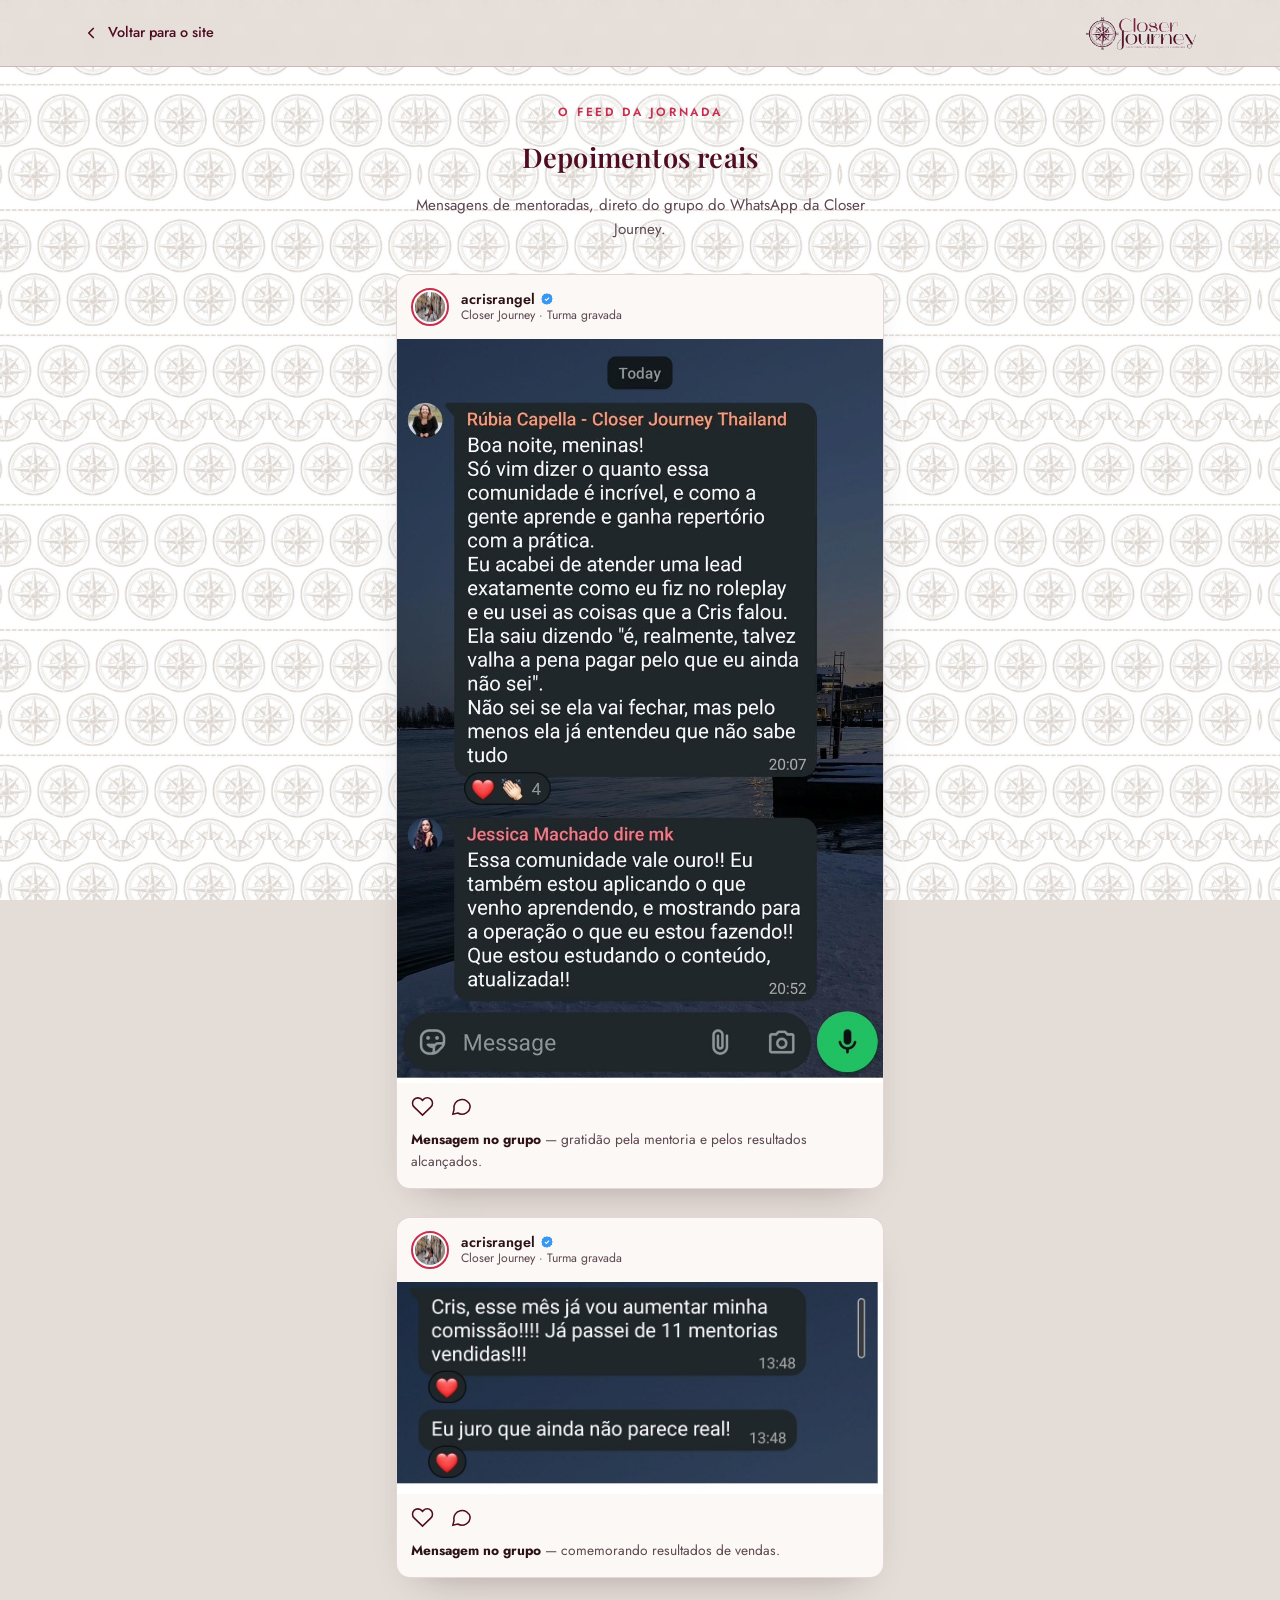
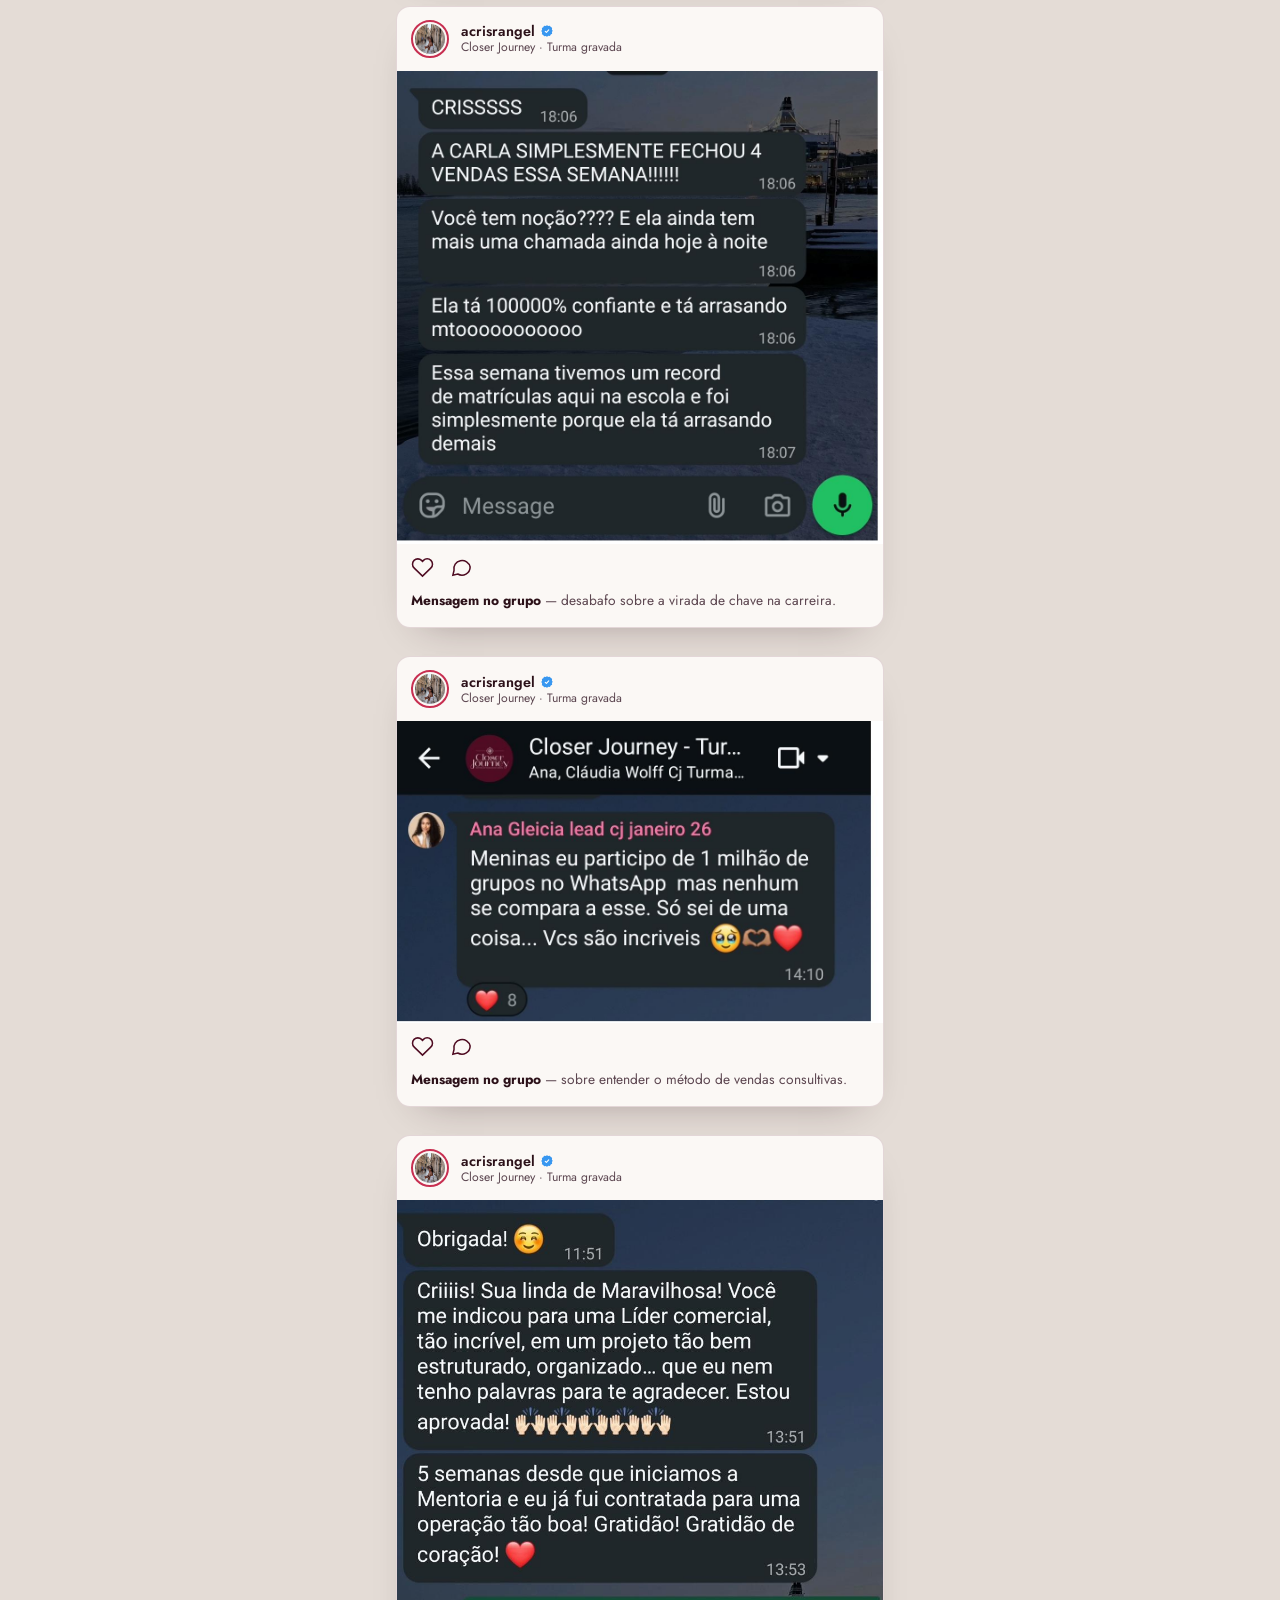
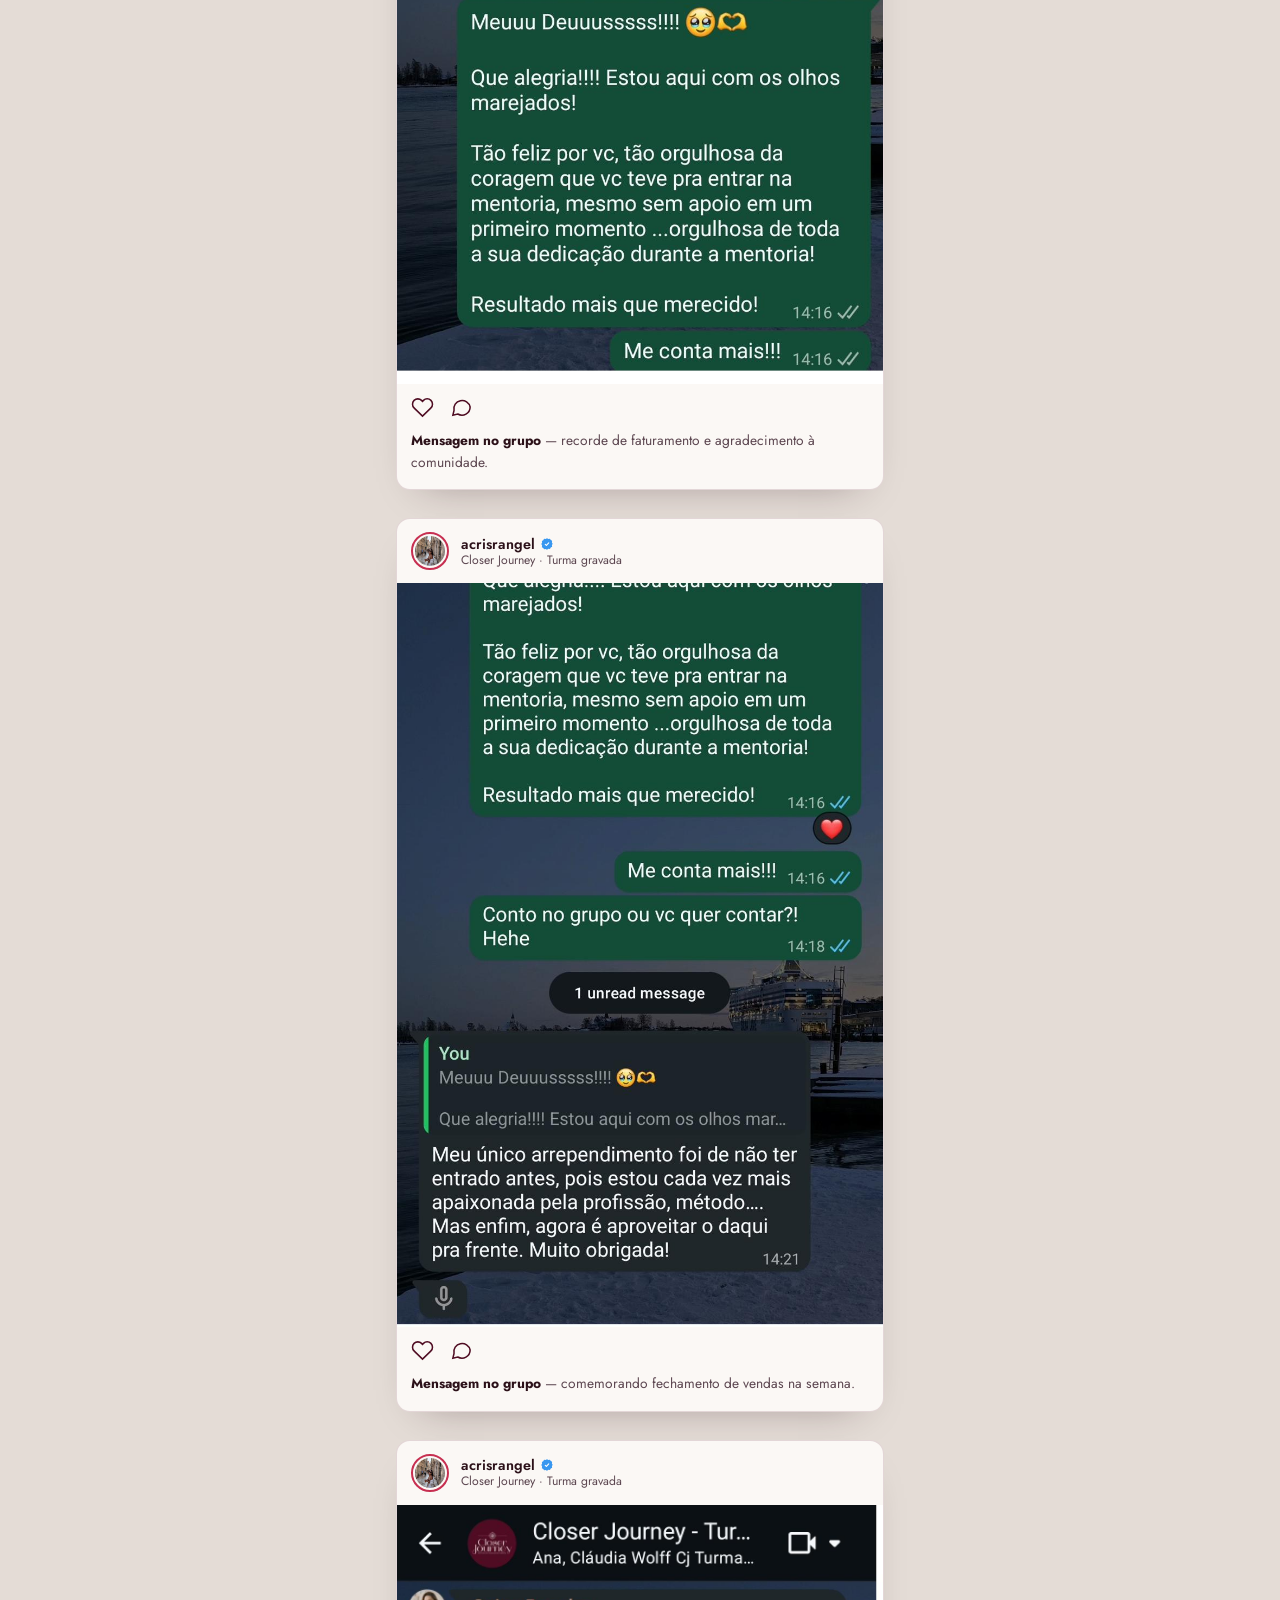
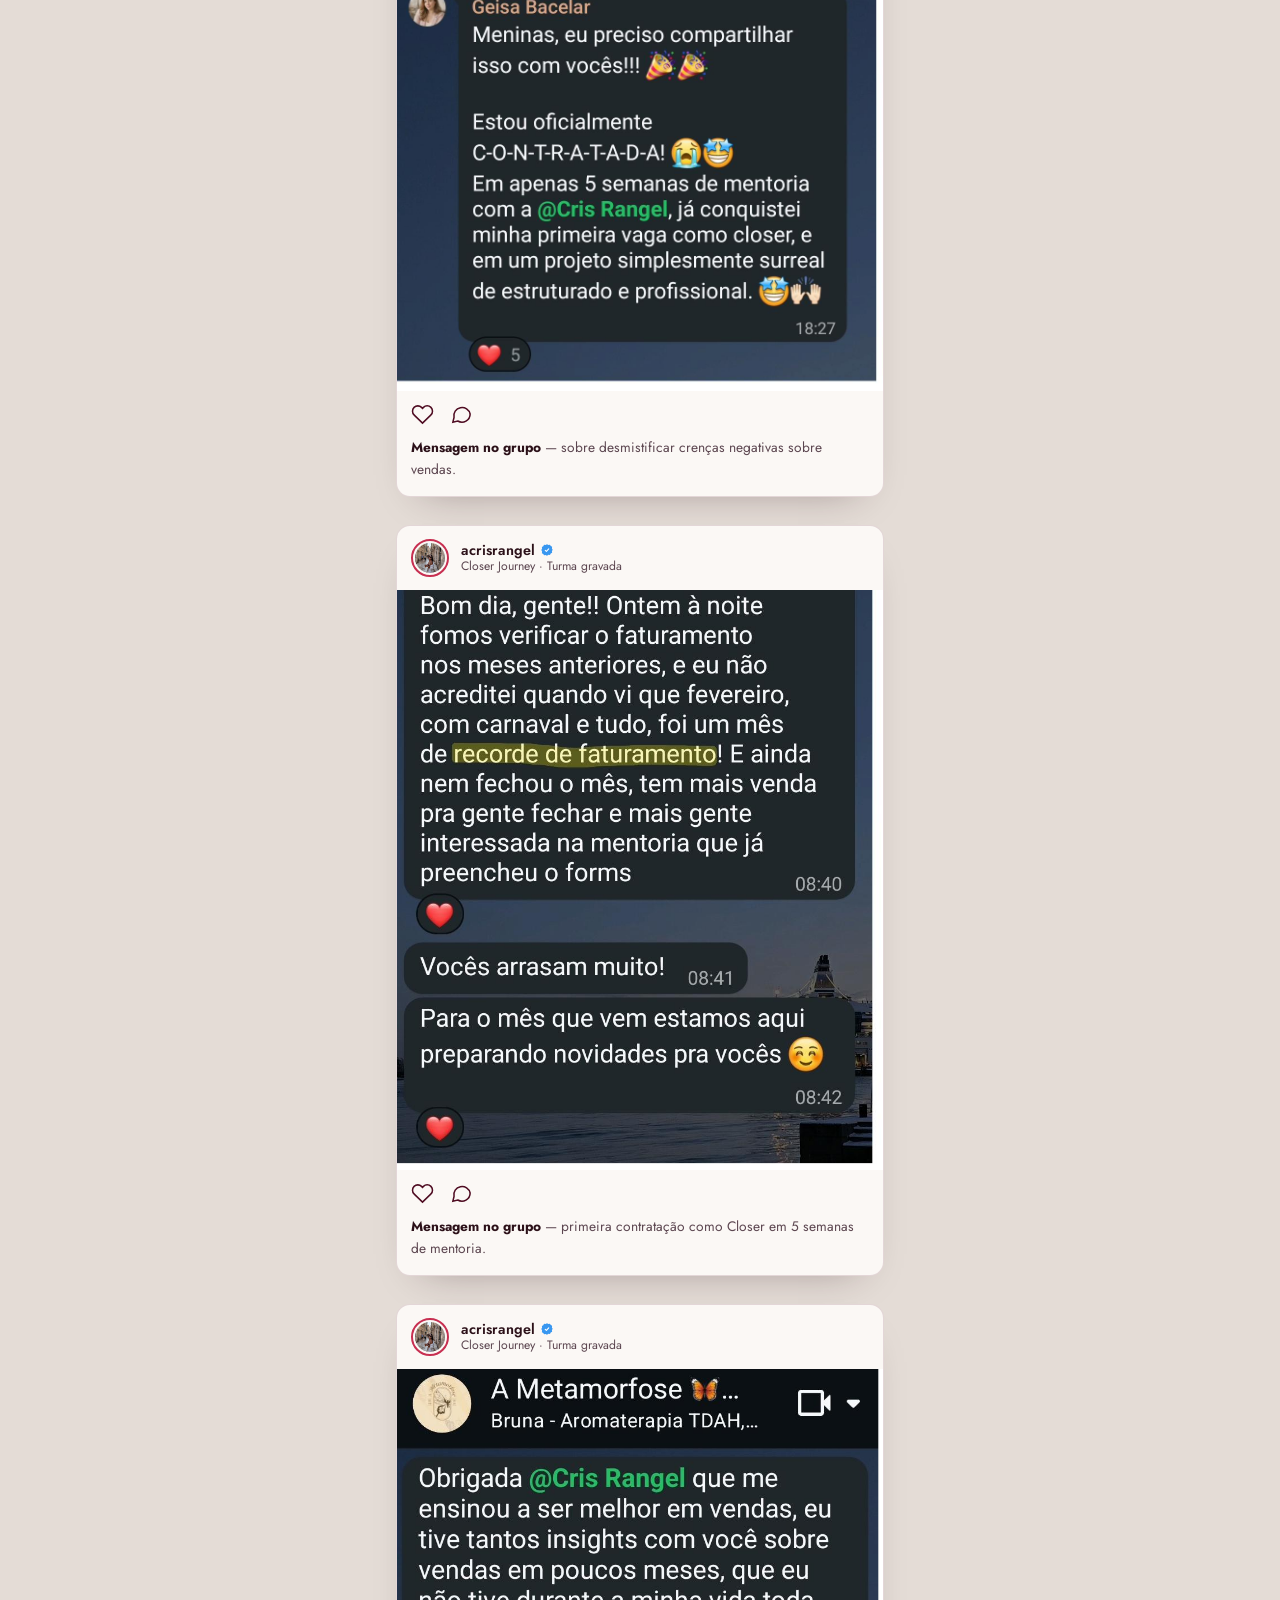
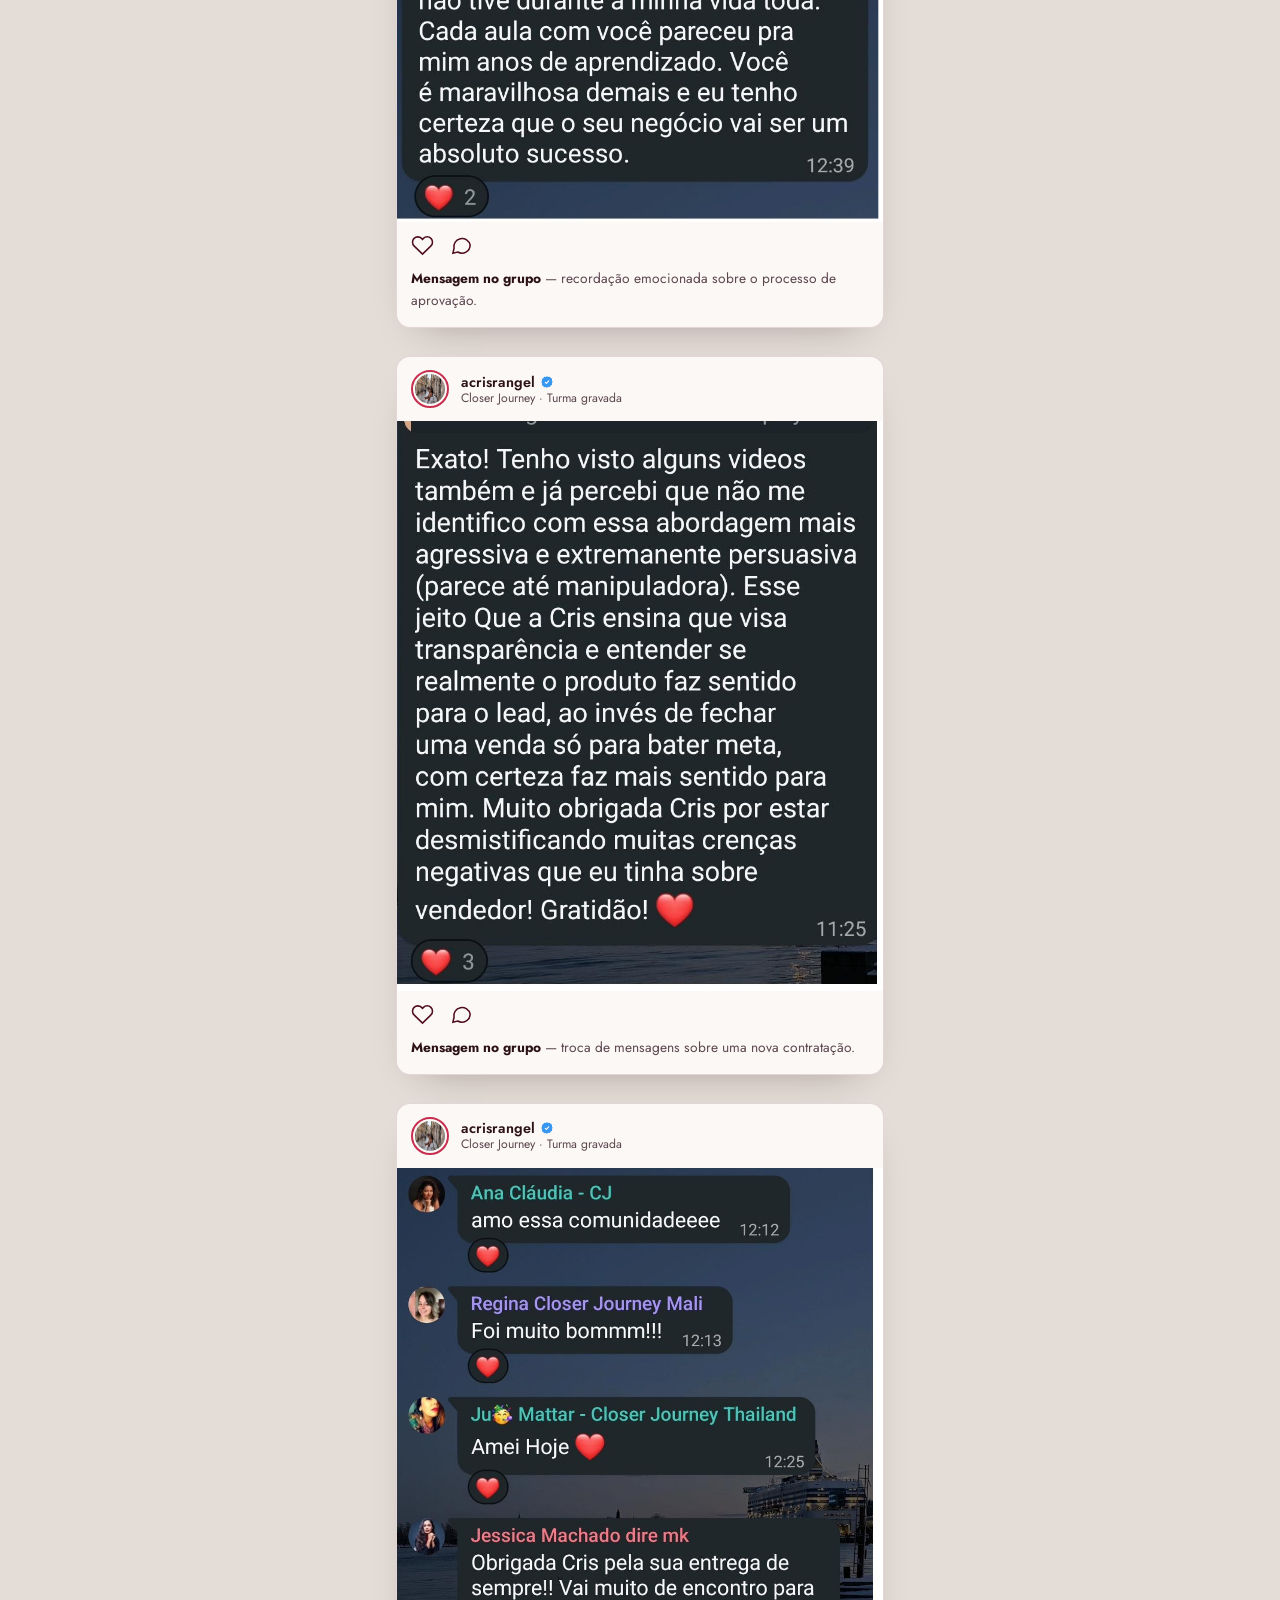
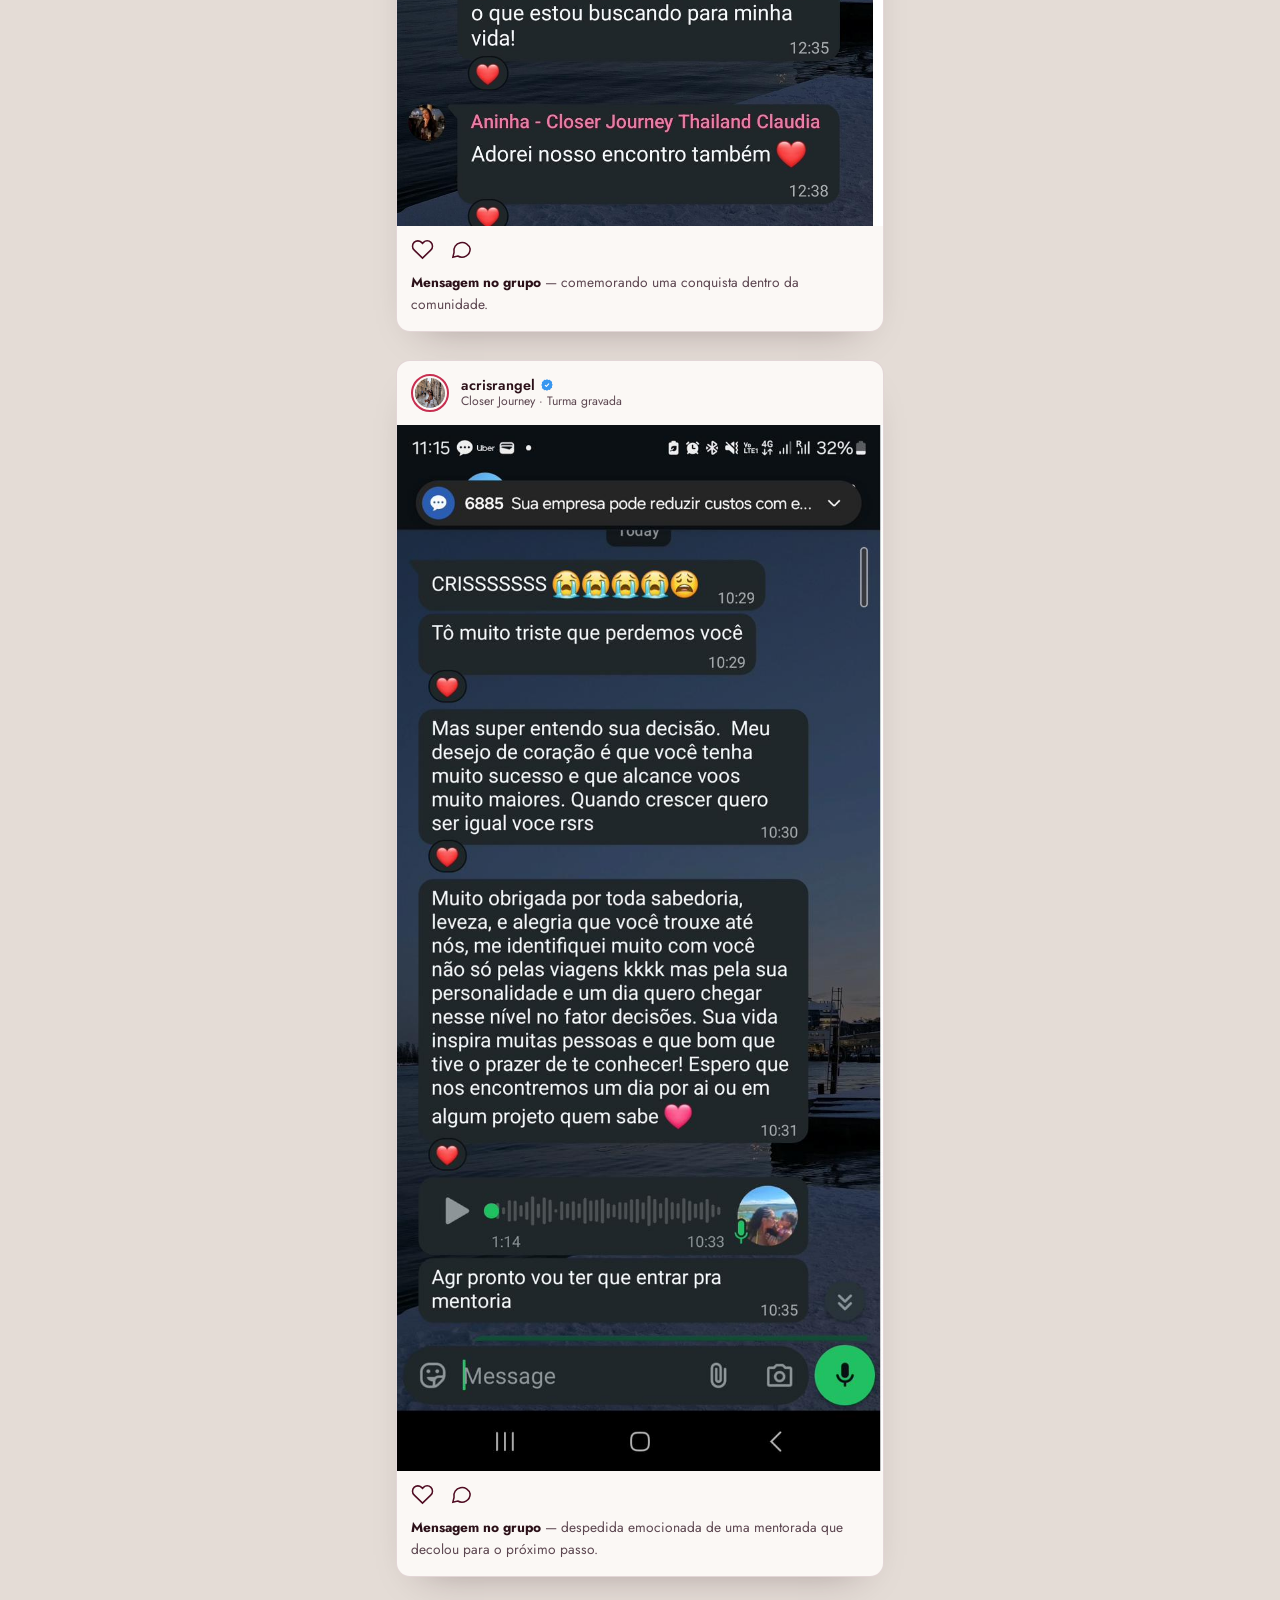
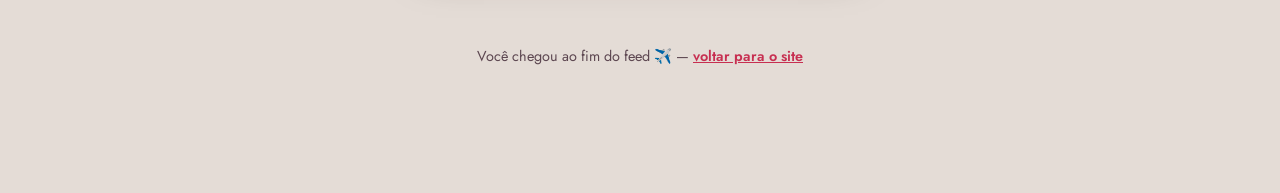
<file: depoimentos.html>
<!DOCTYPE html>
<html lang="pt-BR">
<head>
<meta charset="UTF-8">
<meta name="viewport" content="width=device-width, initial-scale=1.0">
<title>Depoimentos — Closer Journey</title>
<link rel="stylesheet" href="styles.css">
<style>
  body.feed-body{
    background-color: var(--cream);
    background-image: url('assets/marcadagua7.png');
    background-size: 420px;
    background-repeat: repeat;
    background-attachment: fixed;
  }
  .feed-topbar{
    position:sticky;top:0;z-index:20;
    background:rgba(228,220,214,.9);
    backdrop-filter:blur(8px);
    border-bottom:1px solid var(--line);
    padding:16px 0;
  }
  .feed-topbar .container{display:flex;align-items:center;justify-content:space-between;}
  .feed-topbar .back-link{
    font-size:.9rem;font-weight:500;text-decoration:none;color:var(--deep);
    display:flex;align-items:center;gap:8px;
  }
  .feed-topbar img{height:34px;}

  .feed-wrap{max-width:520px;margin:0 auto;padding:36px 16px 100px;}
  .feed-heading{text-align:center;margin-bottom:32px;}
  .feed-heading .eyebrow{display:block;}
  .feed-heading h1{font-size:1.7rem;}
  .feed-heading p{color:var(--ink-soft);font-size:.95rem;}

  .post{
    background:var(--paper);
    border:1px solid rgba(79,12,34,.14);
    border-radius:14px;
    margin-bottom:28px;
    overflow:hidden;
    box-shadow:0 18px 40px -26px rgba(43,17,25,.4);
  }
  .post-head{
    display:flex;align-items:center;gap:12px;
    padding:13px 14px;
  }
  .post-avatar{
    width:38px;height:38px;border-radius:50%;
    overflow:hidden;flex-shrink:0;
    border:2px solid var(--rose);
    padding:2px;
    background:var(--paper);
  }
  .post-avatar img{width:100%;height:100%;object-fit:cover;border-radius:50%;object-position:60% 30%;}
  .post-user{display:flex;flex-direction:column;line-height:1.25;}
  .post-user .name{
    font-size:.9rem;font-weight:600;color:var(--ink);
    display:flex;align-items:center;gap:5px;
  }
  .post-user .name svg{width:14px;height:14px;color:#3897f0;flex-shrink:0;}
  .post-user .sub{font-size:.76rem;color:var(--ink-soft);}
  .post-img{width:100%;display:block;background:#000;}
  .post-actions{display:flex;gap:16px;padding:12px 14px 4px;color:var(--deep);}
  .post-actions svg{width:23px;height:23px;}
  .post-caption{padding:6px 14px 16px;font-size:.86rem;color:var(--ink-soft);}
  .post-caption b{color:var(--ink);}

  .feed-end{
    text-align:center;padding:40px 0 10px;color:var(--ink-soft);font-size:.9rem;
  }
</style>
</head>
<body class="feed-body">

<div class="feed-topbar">
  <div class="container">
    <a class="back-link" href="index.html">
      <svg width="18" height="18" viewBox="0 0 24 24" fill="none"><path d="M15 18l-6-6 6-6" stroke="currentColor" stroke-width="2.2" stroke-linecap="round" stroke-linejoin="round"/></svg>
      Voltar para o site
    </a>
    <img src="assets/logo-horiz-dark-on-transparent.png" alt="Closer Journey">
  </div>
</div>

<div class="feed-wrap">
  <div class="feed-heading">
    <span class="eyebrow">O feed da jornada</span>
    <h1>Depoimentos reais</h1>
    <p>Mensagens de mentoradas, direto do grupo do WhatsApp da Closer Journey.</p>
  </div>

  <!-- POST TEMPLATE repeated for each depoimento -->
  <article class="post">
    <div class="post-head">
      <div class="post-avatar"><img src="assets/cris-foto.jpeg" alt="Cris Rangel"></div>
      <div class="post-user">
        <span class="name">acrisrangel
          <svg viewBox="0 0 24 24" fill="currentColor"><path d="M12 2l2.4 1.3 2.7-.4 1.3 2.4 2.4 1.3-.4 2.7 1.3 2.4-1.3 2.4.4 2.7-2.4 1.3-1.3 2.4-2.7-.4L12 22l-2.4-1.3-2.7.4-1.3-2.4-2.4-1.3.4-2.7L2.3 12l1.3-2.4-.4-2.7 2.4-1.3 1.3-2.4 2.7.4L12 2z"/><path d="M9 12.5l2 2 4-4.5" stroke="#fff" stroke-width="1.8" fill="none" stroke-linecap="round" stroke-linejoin="round"/></svg>
        </span>
        <span class="sub">Closer Journey · Turma gravada</span>
      </div>
    </div>
    <img class="post-img" src="assets/depoimento1.jpg" alt="Depoimento de mentorada">
    <div class="post-actions">
      <svg viewBox="0 0 24 24" fill="none"><path d="M20.8 4.6a5.5 5.5 0 00-7.8 0L12 5.6l-1-1a5.5 5.5 0 10-7.8 7.8l1 1L12 21l7.8-7.6 1-1a5.5 5.5 0 000-7.8z" stroke="currentColor" stroke-width="1.6"/></svg>
      <svg viewBox="0 0 24 24" fill="none"><path d="M21 11.5a8.5 8.5 0 01-12.9 7.3L3 20l1.2-5A8.5 8.5 0 1121 11.5z" stroke="currentColor" stroke-width="1.6"/></svg>
    </div>
    <div class="post-caption"><b>Mensagem no grupo</b> — gratidão pela mentoria e pelos resultados alcançados.</div>
  </article>

  <article class="post">
    <div class="post-head">
      <div class="post-avatar"><img src="assets/cris-foto.jpeg" alt="Cris Rangel"></div>
      <div class="post-user">
        <span class="name">acrisrangel
          <svg viewBox="0 0 24 24" fill="currentColor"><path d="M12 2l2.4 1.3 2.7-.4 1.3 2.4 2.4 1.3-.4 2.7 1.3 2.4-1.3 2.4.4 2.7-2.4 1.3-1.3 2.4-2.7-.4L12 22l-2.4-1.3-2.7.4-1.3-2.4-2.4-1.3.4-2.7L2.3 12l1.3-2.4-.4-2.7 2.4-1.3 1.3-2.4 2.7.4L12 2z"/><path d="M9 12.5l2 2 4-4.5" stroke="#fff" stroke-width="1.8" fill="none" stroke-linecap="round" stroke-linejoin="round"/></svg>
        </span>
        <span class="sub">Closer Journey · Turma gravada</span>
      </div>
    </div>
    <img class="post-img" src="assets/depoimento2.jpg" alt="Depoimento de mentorada">
    <div class="post-actions">
      <svg viewBox="0 0 24 24" fill="none"><path d="M20.8 4.6a5.5 5.5 0 00-7.8 0L12 5.6l-1-1a5.5 5.5 0 10-7.8 7.8l1 1L12 21l7.8-7.6 1-1a5.5 5.5 0 000-7.8z" stroke="currentColor" stroke-width="1.6"/></svg>
      <svg viewBox="0 0 24 24" fill="none"><path d="M21 11.5a8.5 8.5 0 01-12.9 7.3L3 20l1.2-5A8.5 8.5 0 1121 11.5z" stroke="currentColor" stroke-width="1.6"/></svg>
    </div>
    <div class="post-caption"><b>Mensagem no grupo</b> — comemorando resultados de vendas.</div>
  </article>

  <article class="post">
    <div class="post-head">
      <div class="post-avatar"><img src="assets/cris-foto.jpeg" alt="Cris Rangel"></div>
      <div class="post-user">
        <span class="name">acrisrangel
          <svg viewBox="0 0 24 24" fill="currentColor"><path d="M12 2l2.4 1.3 2.7-.4 1.3 2.4 2.4 1.3-.4 2.7 1.3 2.4-1.3 2.4.4 2.7-2.4 1.3-1.3 2.4-2.7-.4L12 22l-2.4-1.3-2.7.4-1.3-2.4-2.4-1.3.4-2.7L2.3 12l1.3-2.4-.4-2.7 2.4-1.3 1.3-2.4 2.7.4L12 2z"/><path d="M9 12.5l2 2 4-4.5" stroke="#fff" stroke-width="1.8" fill="none" stroke-linecap="round" stroke-linejoin="round"/></svg>
        </span>
        <span class="sub">Closer Journey · Turma gravada</span>
      </div>
    </div>
    <img class="post-img" src="assets/depoimento3.jpg" alt="Depoimento de mentorada">
    <div class="post-actions">
      <svg viewBox="0 0 24 24" fill="none"><path d="M20.8 4.6a5.5 5.5 0 00-7.8 0L12 5.6l-1-1a5.5 5.5 0 10-7.8 7.8l1 1L12 21l7.8-7.6 1-1a5.5 5.5 0 000-7.8z" stroke="currentColor" stroke-width="1.6"/></svg>
      <svg viewBox="0 0 24 24" fill="none"><path d="M21 11.5a8.5 8.5 0 01-12.9 7.3L3 20l1.2-5A8.5 8.5 0 1121 11.5z" stroke="currentColor" stroke-width="1.6"/></svg>
    </div>
    <div class="post-caption"><b>Mensagem no grupo</b> — desabafo sobre a virada de chave na carreira.</div>
  </article>

  <article class="post">
    <div class="post-head">
      <div class="post-avatar"><img src="assets/cris-foto.jpeg" alt="Cris Rangel"></div>
      <div class="post-user">
        <span class="name">acrisrangel
          <svg viewBox="0 0 24 24" fill="currentColor"><path d="M12 2l2.4 1.3 2.7-.4 1.3 2.4 2.4 1.3-.4 2.7 1.3 2.4-1.3 2.4.4 2.7-2.4 1.3-1.3 2.4-2.7-.4L12 22l-2.4-1.3-2.7.4-1.3-2.4-2.4-1.3.4-2.7L2.3 12l1.3-2.4-.4-2.7 2.4-1.3 1.3-2.4 2.7.4L12 2z"/><path d="M9 12.5l2 2 4-4.5" stroke="#fff" stroke-width="1.8" fill="none" stroke-linecap="round" stroke-linejoin="round"/></svg>
        </span>
        <span class="sub">Closer Journey · Turma gravada</span>
      </div>
    </div>
    <img class="post-img" src="assets/depoimento4.jpg" alt="Depoimento de mentorada">
    <div class="post-actions">
      <svg viewBox="0 0 24 24" fill="none"><path d="M20.8 4.6a5.5 5.5 0 00-7.8 0L12 5.6l-1-1a5.5 5.5 0 10-7.8 7.8l1 1L12 21l7.8-7.6 1-1a5.5 5.5 0 000-7.8z" stroke="currentColor" stroke-width="1.6"/></svg>
      <svg viewBox="0 0 24 24" fill="none"><path d="M21 11.5a8.5 8.5 0 01-12.9 7.3L3 20l1.2-5A8.5 8.5 0 1121 11.5z" stroke="currentColor" stroke-width="1.6"/></svg>
    </div>
    <div class="post-caption"><b>Mensagem no grupo</b> — sobre entender o método de vendas consultivas.</div>
  </article>

  <article class="post">
    <div class="post-head">
      <div class="post-avatar"><img src="assets/cris-foto.jpeg" alt="Cris Rangel"></div>
      <div class="post-user">
        <span class="name">acrisrangel
          <svg viewBox="0 0 24 24" fill="currentColor"><path d="M12 2l2.4 1.3 2.7-.4 1.3 2.4 2.4 1.3-.4 2.7 1.3 2.4-1.3 2.4.4 2.7-2.4 1.3-1.3 2.4-2.7-.4L12 22l-2.4-1.3-2.7.4-1.3-2.4-2.4-1.3.4-2.7L2.3 12l1.3-2.4-.4-2.7 2.4-1.3 1.3-2.4 2.7.4L12 2z"/><path d="M9 12.5l2 2 4-4.5" stroke="#fff" stroke-width="1.8" fill="none" stroke-linecap="round" stroke-linejoin="round"/></svg>
        </span>
        <span class="sub">Closer Journey · Turma gravada</span>
      </div>
    </div>
    <img class="post-img" src="assets/depoimento5.jpg" alt="Depoimento de mentorada">
    <div class="post-actions">
      <svg viewBox="0 0 24 24" fill="none"><path d="M20.8 4.6a5.5 5.5 0 00-7.8 0L12 5.6l-1-1a5.5 5.5 0 10-7.8 7.8l1 1L12 21l7.8-7.6 1-1a5.5 5.5 0 000-7.8z" stroke="currentColor" stroke-width="1.6"/></svg>
      <svg viewBox="0 0 24 24" fill="none"><path d="M21 11.5a8.5 8.5 0 01-12.9 7.3L3 20l1.2-5A8.5 8.5 0 1121 11.5z" stroke="currentColor" stroke-width="1.6"/></svg>
    </div>
    <div class="post-caption"><b>Mensagem no grupo</b> — recorde de faturamento e agradecimento à comunidade.</div>
  </article>

  <article class="post">
    <div class="post-head">
      <div class="post-avatar"><img src="assets/cris-foto.jpeg" alt="Cris Rangel"></div>
      <div class="post-user">
        <span class="name">acrisrangel
          <svg viewBox="0 0 24 24" fill="currentColor"><path d="M12 2l2.4 1.3 2.7-.4 1.3 2.4 2.4 1.3-.4 2.7 1.3 2.4-1.3 2.4.4 2.7-2.4 1.3-1.3 2.4-2.7-.4L12 22l-2.4-1.3-2.7.4-1.3-2.4-2.4-1.3.4-2.7L2.3 12l1.3-2.4-.4-2.7 2.4-1.3 1.3-2.4 2.7.4L12 2z"/><path d="M9 12.5l2 2 4-4.5" stroke="#fff" stroke-width="1.8" fill="none" stroke-linecap="round" stroke-linejoin="round"/></svg>
        </span>
        <span class="sub">Closer Journey · Turma gravada</span>
      </div>
    </div>
    <img class="post-img" src="assets/depoimento6.jpg" alt="Depoimento de mentorada">
    <div class="post-actions">
      <svg viewBox="0 0 24 24" fill="none"><path d="M20.8 4.6a5.5 5.5 0 00-7.8 0L12 5.6l-1-1a5.5 5.5 0 10-7.8 7.8l1 1L12 21l7.8-7.6 1-1a5.5 5.5 0 000-7.8z" stroke="currentColor" stroke-width="1.6"/></svg>
      <svg viewBox="0 0 24 24" fill="none"><path d="M21 11.5a8.5 8.5 0 01-12.9 7.3L3 20l1.2-5A8.5 8.5 0 1121 11.5z" stroke="currentColor" stroke-width="1.6"/></svg>
    </div>
    <div class="post-caption"><b>Mensagem no grupo</b> — comemorando fechamento de vendas na semana.</div>
  </article>

  <article class="post">
    <div class="post-head">
      <div class="post-avatar"><img src="assets/cris-foto.jpeg" alt="Cris Rangel"></div>
      <div class="post-user">
        <span class="name">acrisrangel
          <svg viewBox="0 0 24 24" fill="currentColor"><path d="M12 2l2.4 1.3 2.7-.4 1.3 2.4 2.4 1.3-.4 2.7 1.3 2.4-1.3 2.4.4 2.7-2.4 1.3-1.3 2.4-2.7-.4L12 22l-2.4-1.3-2.7.4-1.3-2.4-2.4-1.3.4-2.7L2.3 12l1.3-2.4-.4-2.7 2.4-1.3 1.3-2.4 2.7.4L12 2z"/><path d="M9 12.5l2 2 4-4.5" stroke="#fff" stroke-width="1.8" fill="none" stroke-linecap="round" stroke-linejoin="round"/></svg>
        </span>
        <span class="sub">Closer Journey · Turma gravada</span>
      </div>
    </div>
    <img class="post-img" src="assets/depoimento7.jpg" alt="Depoimento de mentorada">
    <div class="post-actions">
      <svg viewBox="0 0 24 24" fill="none"><path d="M20.8 4.6a5.5 5.5 0 00-7.8 0L12 5.6l-1-1a5.5 5.5 0 10-7.8 7.8l1 1L12 21l7.8-7.6 1-1a5.5 5.5 0 000-7.8z" stroke="currentColor" stroke-width="1.6"/></svg>
      <svg viewBox="0 0 24 24" fill="none"><path d="M21 11.5a8.5 8.5 0 01-12.9 7.3L3 20l1.2-5A8.5 8.5 0 1121 11.5z" stroke="currentColor" stroke-width="1.6"/></svg>
    </div>
    <div class="post-caption"><b>Mensagem no grupo</b> — sobre desmistificar crenças negativas sobre vendas.</div>
  </article>

  <article class="post">
    <div class="post-head">
      <div class="post-avatar"><img src="assets/cris-foto.jpeg" alt="Cris Rangel"></div>
      <div class="post-user">
        <span class="name">acrisrangel
          <svg viewBox="0 0 24 24" fill="currentColor"><path d="M12 2l2.4 1.3 2.7-.4 1.3 2.4 2.4 1.3-.4 2.7 1.3 2.4-1.3 2.4.4 2.7-2.4 1.3-1.3 2.4-2.7-.4L12 22l-2.4-1.3-2.7.4-1.3-2.4-2.4-1.3.4-2.7L2.3 12l1.3-2.4-.4-2.7 2.4-1.3 1.3-2.4 2.7.4L12 2z"/><path d="M9 12.5l2 2 4-4.5" stroke="#fff" stroke-width="1.8" fill="none" stroke-linecap="round" stroke-linejoin="round"/></svg>
        </span>
        <span class="sub">Closer Journey · Turma gravada</span>
      </div>
    </div>
    <img class="post-img" src="assets/depoimento8.jpg" alt="Depoimento de mentorada">
    <div class="post-actions">
      <svg viewBox="0 0 24 24" fill="none"><path d="M20.8 4.6a5.5 5.5 0 00-7.8 0L12 5.6l-1-1a5.5 5.5 0 10-7.8 7.8l1 1L12 21l7.8-7.6 1-1a5.5 5.5 0 000-7.8z" stroke="currentColor" stroke-width="1.6"/></svg>
      <svg viewBox="0 0 24 24" fill="none"><path d="M21 11.5a8.5 8.5 0 01-12.9 7.3L3 20l1.2-5A8.5 8.5 0 1121 11.5z" stroke="currentColor" stroke-width="1.6"/></svg>
    </div>
    <div class="post-caption"><b>Mensagem no grupo</b> — primeira contratação como Closer em 5 semanas de mentoria.</div>
  </article>

  <article class="post">
    <div class="post-head">
      <div class="post-avatar"><img src="assets/cris-foto.jpeg" alt="Cris Rangel"></div>
      <div class="post-user">
        <span class="name">acrisrangel
          <svg viewBox="0 0 24 24" fill="currentColor"><path d="M12 2l2.4 1.3 2.7-.4 1.3 2.4 2.4 1.3-.4 2.7 1.3 2.4-1.3 2.4.4 2.7-2.4 1.3-1.3 2.4-2.7-.4L12 22l-2.4-1.3-2.7.4-1.3-2.4-2.4-1.3.4-2.7L2.3 12l1.3-2.4-.4-2.7 2.4-1.3 1.3-2.4 2.7.4L12 2z"/><path d="M9 12.5l2 2 4-4.5" stroke="#fff" stroke-width="1.8" fill="none" stroke-linecap="round" stroke-linejoin="round"/></svg>
        </span>
        <span class="sub">Closer Journey · Turma gravada</span>
      </div>
    </div>
    <img class="post-img" src="assets/depoimento9.jpg" alt="Depoimento de mentorada">
    <div class="post-actions">
      <svg viewBox="0 0 24 24" fill="none"><path d="M20.8 4.6a5.5 5.5 0 00-7.8 0L12 5.6l-1-1a5.5 5.5 0 10-7.8 7.8l1 1L12 21l7.8-7.6 1-1a5.5 5.5 0 000-7.8z" stroke="currentColor" stroke-width="1.6"/></svg>
      <svg viewBox="0 0 24 24" fill="none"><path d="M21 11.5a8.5 8.5 0 01-12.9 7.3L3 20l1.2-5A8.5 8.5 0 1121 11.5z" stroke="currentColor" stroke-width="1.6"/></svg>
    </div>
    <div class="post-caption"><b>Mensagem no grupo</b> — recordação emocionada sobre o processo de aprovação.</div>
  </article>

  <article class="post">
    <div class="post-head">
      <div class="post-avatar"><img src="assets/cris-foto.jpeg" alt="Cris Rangel"></div>
      <div class="post-user">
        <span class="name">acrisrangel
          <svg viewBox="0 0 24 24" fill="currentColor"><path d="M12 2l2.4 1.3 2.7-.4 1.3 2.4 2.4 1.3-.4 2.7 1.3 2.4-1.3 2.4.4 2.7-2.4 1.3-1.3 2.4-2.7-.4L12 22l-2.4-1.3-2.7.4-1.3-2.4-2.4-1.3.4-2.7L2.3 12l1.3-2.4-.4-2.7 2.4-1.3 1.3-2.4 2.7.4L12 2z"/><path d="M9 12.5l2 2 4-4.5" stroke="#fff" stroke-width="1.8" fill="none" stroke-linecap="round" stroke-linejoin="round"/></svg>
        </span>
        <span class="sub">Closer Journey · Turma gravada</span>
      </div>
    </div>
    <img class="post-img" src="assets/depoimento11.jpg" alt="Depoimento de mentorada">
    <div class="post-actions">
      <svg viewBox="0 0 24 24" fill="none"><path d="M20.8 4.6a5.5 5.5 0 00-7.8 0L12 5.6l-1-1a5.5 5.5 0 10-7.8 7.8l1 1L12 21l7.8-7.6 1-1a5.5 5.5 0 000-7.8z" stroke="currentColor" stroke-width="1.6"/></svg>
      <svg viewBox="0 0 24 24" fill="none"><path d="M21 11.5a8.5 8.5 0 01-12.9 7.3L3 20l1.2-5A8.5 8.5 0 1121 11.5z" stroke="currentColor" stroke-width="1.6"/></svg>
    </div>
    <div class="post-caption"><b>Mensagem no grupo</b> — troca de mensagens sobre uma nova contratação.</div>
  </article>

  <article class="post">
    <div class="post-head">
      <div class="post-avatar"><img src="assets/cris-foto.jpeg" alt="Cris Rangel"></div>
      <div class="post-user">
        <span class="name">acrisrangel
          <svg viewBox="0 0 24 24" fill="currentColor"><path d="M12 2l2.4 1.3 2.7-.4 1.3 2.4 2.4 1.3-.4 2.7 1.3 2.4-1.3 2.4.4 2.7-2.4 1.3-1.3 2.4-2.7-.4L12 22l-2.4-1.3-2.7.4-1.3-2.4-2.4-1.3.4-2.7L2.3 12l1.3-2.4-.4-2.7 2.4-1.3 1.3-2.4 2.7.4L12 2z"/><path d="M9 12.5l2 2 4-4.5" stroke="#fff" stroke-width="1.8" fill="none" stroke-linecap="round" stroke-linejoin="round"/></svg>
        </span>
        <span class="sub">Closer Journey · Turma gravada</span>
      </div>
    </div>
    <img class="post-img" src="assets/depoimento12.jpg" alt="Depoimento de mentorada">
    <div class="post-actions">
      <svg viewBox="0 0 24 24" fill="none"><path d="M20.8 4.6a5.5 5.5 0 00-7.8 0L12 5.6l-1-1a5.5 5.5 0 10-7.8 7.8l1 1L12 21l7.8-7.6 1-1a5.5 5.5 0 000-7.8z" stroke="currentColor" stroke-width="1.6"/></svg>
      <svg viewBox="0 0 24 24" fill="none"><path d="M21 11.5a8.5 8.5 0 01-12.9 7.3L3 20l1.2-5A8.5 8.5 0 1121 11.5z" stroke="currentColor" stroke-width="1.6"/></svg>
    </div>
    <div class="post-caption"><b>Mensagem no grupo</b> — comemorando uma conquista dentro da comunidade.</div>
  </article>

  <article class="post">
    <div class="post-head">
      <div class="post-avatar"><img src="assets/cris-foto.jpeg" alt="Cris Rangel"></div>
      <div class="post-user">
        <span class="name">acrisrangel
          <svg viewBox="0 0 24 24" fill="currentColor"><path d="M12 2l2.4 1.3 2.7-.4 1.3 2.4 2.4 1.3-.4 2.7 1.3 2.4-1.3 2.4.4 2.7-2.4 1.3-1.3 2.4-2.7-.4L12 22l-2.4-1.3-2.7.4-1.3-2.4-2.4-1.3.4-2.7L2.3 12l1.3-2.4-.4-2.7 2.4-1.3 1.3-2.4 2.7.4L12 2z"/><path d="M9 12.5l2 2 4-4.5" stroke="#fff" stroke-width="1.8" fill="none" stroke-linecap="round" stroke-linejoin="round"/></svg>
        </span>
        <span class="sub">Closer Journey · Turma gravada</span>
      </div>
    </div>
    <img class="post-img" src="assets/depoimento13.jpg" alt="Depoimento de mentorada">
    <div class="post-actions">
      <svg viewBox="0 0 24 24" fill="none"><path d="M20.8 4.6a5.5 5.5 0 00-7.8 0L12 5.6l-1-1a5.5 5.5 0 10-7.8 7.8l1 1L12 21l7.8-7.6 1-1a5.5 5.5 0 000-7.8z" stroke="currentColor" stroke-width="1.6"/></svg>
      <svg viewBox="0 0 24 24" fill="none"><path d="M21 11.5a8.5 8.5 0 01-12.9 7.3L3 20l1.2-5A8.5 8.5 0 1121 11.5z" stroke="currentColor" stroke-width="1.6"/></svg>
    </div>
    <div class="post-caption"><b>Mensagem no grupo</b> — despedida emocionada de uma mentorada que decolou para o próximo passo.</div>
  </article>

  <p class="feed-end">Você chegou ao fim do feed ✈️ — <a href="index.html" style="color:var(--rose);font-weight:600;">voltar para o site</a></p>
</div>

</body>
</html>
</file>
<file: styles.css>
/* ============================================================
   CLOSER JOURNEY — design tokens
   cream  #E4DCD6  (bg base, sampled from brand logo files)
   deep   #4F0C22  (headings / ink)
   mid    #7A2340  (secondary / dark sections)
   rose   #C72F51  (accent / cta)
   ============================================================ */

@import url('https://fonts.googleapis.com/css2?family=Playfair+Display:ital,wght@0,500;0,600;0,700;1,500;1,600&family=Jost:wght@300;400;500;600;700&display=swap');

:root{
  --cream: #E4DCD6;
  --cream-soft: #F2ECE7;
  --paper: #FBF8F5;
  --deep: #4F0C22;
  --mid: #7A2340;
  --rose: #C72F51;
  --ink: #2C1119;
  --ink-soft: #5C4650;
  --line: rgba(79,12,34,0.18);

  --display: 'Playfair Display', 'Iowan Old Style', Georgia, serif;
  --body: 'Jost', 'Helvetica Neue', Arial, sans-serif;

  --wrap: 1180px;
}

*{box-sizing:border-box;}
html{scroll-behavior:smooth;}
body{
  margin:0;
  background:var(--cream);
  color:var(--ink);
  font-family:var(--body);
  font-size:17px;
  line-height:1.6;
  -webkit-font-smoothing:antialiased;
}
img{max-width:100%;display:block;}
a{color:inherit;}
.container{
  width:100%;
  max-width:var(--wrap);
  margin:0 auto;
  padding:0 32px;
}
h1,h2,h3,h4{
  font-family:var(--display);
  color:var(--deep);
  margin:0 0 .5em;
  font-weight:600;
  letter-spacing:.2px;
}
p{margin:0 0 1em;}
.eyebrow{
  font-family:var(--body);
  text-transform:uppercase;
  letter-spacing:.22em;
  font-size:.74rem;
  font-weight:600;
  color:var(--rose);
  display:inline-block;
  margin-bottom:14px;
}

/* ---------- signature divider: dashes — compass — dashes ---------- */
.compass-divider{
  display:flex;
  align-items:center;
  justify-content:center;
  gap:18px;
  margin:0 auto 28px;
  max-width:420px;
  color:var(--deep);
}
.compass-divider .rule{
  flex:1;
  height:0;
  border-top:2px dashed var(--line);
}
.compass-divider svg{width:40px;height:40px;flex-shrink:0;}
.compass-divider.on-dark{color:var(--cream);}
.compass-divider.on-dark .rule{border-top-color:rgba(228,220,214,0.35);}

/* ---------- buttons ---------- */
.btn{
  display:inline-flex;
  align-items:center;
  gap:10px;
  font-family:var(--body);
  font-weight:600;
  letter-spacing:.03em;
  text-decoration:none;
  padding:16px 30px;
  border-radius:999px;
  border:1.5px solid transparent;
  transition:transform .18s ease, box-shadow .18s ease, background .18s ease;
  cursor:pointer;
  font-size:.98rem;
}
.btn-primary{
  background:var(--rose);
  color:var(--paper);
  box-shadow:0 10px 24px -8px rgba(199,47,81,.55);
}
.btn-primary:hover{transform:translateY(-2px);box-shadow:0 14px 28px -8px rgba(199,47,81,.65);}
.btn-ghost{
  background:transparent;
  border-color:var(--deep);
  color:var(--deep);
}
.btn-ghost:hover{background:var(--deep);color:var(--cream);}
.btn-ghost.on-dark{border-color:var(--cream);color:var(--cream);}
.btn-ghost.on-dark:hover{background:var(--cream);color:var(--deep);}

/* ---------- nav ---------- */
.site-nav{
  position:sticky;top:0;z-index:50;
  background:rgba(228,220,214,0.92);
  backdrop-filter:blur(6px);
  border-bottom:1px solid var(--line);
}
.site-nav .container{
  display:flex;align-items:center;justify-content:space-between;
  padding-top:14px;padding-bottom:14px;
}
.site-nav .logo-mark{height:44px;width:auto;}
.nav-links{display:flex;align-items:center;gap:28px;}
.nav-links a{
  font-size:.92rem;font-weight:500;text-decoration:none;color:var(--ink);
  border-bottom:1px solid transparent;
}
.nav-links a:hover{border-color:var(--rose);color:var(--mid);}
.nav-cta{
  font-size:.86rem !important;padding:11px 20px !important;
}

/* link da Área de embarque (aluna): pílula discreta, visível também no celular */
.nav-links a.nav-embarque{
  display:inline-flex;align-items:center;gap:8px;
  padding:9px 18px;border:1.5px solid var(--deep);border-radius:999px;
  color:var(--deep);font-weight:600;
  transition:background .18s ease,color .18s ease;
}
.nav-links a.nav-embarque svg{width:16px;height:16px;flex-shrink:0;}
.nav-links a.nav-embarque:hover{background:var(--deep);color:var(--cream);border-color:var(--deep);}

/* ---------- hero ---------- */
.hero{
  position:relative;
  padding:96px 0 88px;
  overflow:hidden;
}
.hero .container{
  display:grid;
  grid-template-columns:1.1fr .9fr;
  gap:56px;
  align-items:center;
}
.hero h1{
  font-size:clamp(2.4rem,4.4vw,3.6rem);
  line-height:1.08;
  max-width:14ch;
}
.hero h1 em{
  font-style:italic;
  color:var(--rose);
}
.hero .lede{
  font-size:1.12rem;
  color:var(--ink-soft);
  max-width:46ch;
  margin-bottom:28px;
}
.hero-actions{display:flex;gap:16px;flex-wrap:wrap;margin-bottom:10px;}
.hero-note{font-size:.85rem;color:var(--ink-soft);letter-spacing:.02em;}

.hero-ticket{
  position:relative;
  background:var(--paper);
  border-radius:22px;
  padding:34px 30px;
  box-shadow:0 30px 60px -24px rgba(79,12,34,.35);
  border:1px solid var(--line);
}
.hero-ticket::before,.hero-ticket::after{
  content:"";
  position:absolute;
  width:26px;height:26px;
  background:var(--cream);
  border-radius:50%;
  top:50%;transform:translateY(-50%);
}
.hero-ticket::before{left:-13px;}
.hero-ticket::after{right:-13px;}
.hero-ticket .ticket-row{
  display:flex;justify-content:space-between;align-items:baseline;
  padding:10px 0;border-bottom:1px dashed var(--line);
  font-size:.92rem;
}
.hero-ticket .ticket-row:last-child{border-bottom:none;}
.hero-ticket .ticket-row span:first-child{color:var(--ink-soft);}
.hero-ticket .ticket-row span:last-child{font-weight:600;color:var(--deep);}
.hero-ticket .ticket-title{
  font-family:var(--display);font-style:italic;font-size:1.3rem;color:var(--deep);
  margin-bottom:6px;
}

/* ---------- generic section ---------- */
section{padding:88px 0;}
.section-head{text-align:center;max-width:680px;margin:0 auto 52px;}
.section-head h2{font-size:clamp(1.9rem,3vw,2.5rem);}
.section-head p{color:var(--ink-soft);font-size:1.05rem;}

/* ---------- persona checklist ---------- */
.persona{background:var(--paper);}
.persona-grid{
  display:grid;grid-template-columns:repeat(auto-fit,minmax(230px,1fr));
  gap:22px;max-width:980px;margin:0 auto;
}
.persona-card{
  background:var(--cream-soft);
  border:1px solid var(--line);
  border-radius:16px;
  padding:26px 22px;
}
.persona-card svg{width:26px;height:26px;color:var(--rose);margin-bottom:12px;}
.persona-card h4{font-family:var(--body);font-weight:600;font-size:1.02rem;color:var(--deep);margin-bottom:6px;}
.persona-card p{font-size:.92rem;color:var(--ink-soft);margin:0;}

/* ---------- closer section ---------- */
.closer-section .container{
  display:grid;grid-template-columns:1fr 1fr;gap:56px;align-items:center;
}
.closer-copy h2{font-size:clamp(1.8rem,3vw,2.3rem);}
.closer-list{list-style:none;margin:22px 0 0;padding:0;}
.closer-list li{
  display:flex;gap:12px;padding:10px 0;border-bottom:1px solid var(--line);
  font-size:.96rem;
}
.closer-list li:last-child{border-bottom:none;}
.closer-list b{color:var(--deep);}
.video-frame{
  position:relative;border-radius:18px;overflow:hidden;
  box-shadow:0 24px 48px -20px rgba(79,12,34,.4);
  border:1px solid var(--line);
  aspect-ratio:16/9;background:var(--deep);
}
.video-frame iframe{width:100%;height:100%;border:0;display:block;}

/* ---------- mentoria / journey timeline ---------- */
.mentoria{background:var(--deep);color:var(--cream);}
.mentoria .section-head h2{color:var(--cream);}
.mentoria .section-head p{color:rgba(228,220,214,.75);}
.mentoria-stats{
  display:flex;justify-content:center;gap:48px;flex-wrap:wrap;
  margin:0 0 60px;
}
.stat{text-align:center;}
.stat .num{font-family:var(--display);font-size:2.1rem;color:var(--rose);font-weight:700;}
.stat .lbl{font-size:.82rem;letter-spacing:.05em;text-transform:uppercase;color:rgba(228,220,214,.7);}

.journey{
  display:grid;grid-template-columns:repeat(4,1fr);gap:18px;position:relative;
}
.journey::before{
  content:"";position:absolute;top:36px;left:6%;right:6%;height:0;
  border-top:2px dashed rgba(228,220,214,.35);z-index:0;
}
.stop{position:relative;z-index:1;text-align:left;}
.stop .stop-icon{
  width:72px;height:72px;border-radius:50%;
  background:var(--mid);border:2px solid rgba(228,220,214,.4);
  display:flex;align-items:center;justify-content:center;
  margin-bottom:18px;
}
.stop .stop-icon svg{width:32px;height:32px;color:var(--cream);}
.stop .stop-eyebrow{font-size:.72rem;letter-spacing:.16em;text-transform:uppercase;color:var(--rose);font-weight:600;}
.stop h4{font-family:var(--display);font-style:italic;font-weight:600;font-size:1.2rem;color:var(--cream);margin:6px 0 8px;}
.stop p{font-size:.88rem;color:rgba(228,220,214,.78);}

.thread{
  margin-top:56px;background:rgba(228,220,214,.08);
  border:1px dashed rgba(228,220,214,.35);
  border-radius:16px;padding:22px 28px;
  display:flex;gap:16px;align-items:flex-start;flex-wrap:wrap;
}
.thread svg{width:28px;height:28px;color:var(--rose);flex-shrink:0;margin-top:2px;}
.thread p{margin:0;font-size:.92rem;color:rgba(228,220,214,.85);}
.thread b{color:var(--cream);}

/* ---------- fit / not-fit ---------- */
.fit{background:var(--cream);}
.fit-grid{
  display:grid;grid-template-columns:1fr 1fr;gap:28px;max-width:980px;margin:0 auto;
}
.fit-card{
  border-radius:20px;padding:34px 32px;
}
.fit-card.yes{background:var(--paper);border:2px solid var(--rose);}
.fit-card.no{background:transparent;border:2px solid var(--line);}
.fit-card h3{font-family:var(--body);font-weight:700;font-size:1.15rem;margin-bottom:18px;}
.fit-card.yes h3{color:var(--rose);}
.fit-card.no h3{color:var(--ink-soft);}
.fit-card ul{list-style:none;margin:0;padding:0;}
.fit-card li{
  display:flex;gap:12px;padding:9px 0;font-size:.96rem;align-items:flex-start;
}
.fit-card svg{width:20px;height:20px;flex-shrink:0;margin-top:2px;}
.fit-card.yes svg{color:var(--rose);}
.fit-card.no svg{color:var(--ink-soft);}

/* ---------- depoimentos teaser ---------- */
.testi-teaser{background:var(--mid);color:var(--cream);text-align:center;}
.testi-teaser .section-head h2{color:var(--cream);}
.testi-teaser .section-head p{color:rgba(228,220,214,.8);}
.teaser-strip{
  display:flex;gap:18px;overflow:hidden;margin:0 auto 40px;max-width:980px;
  mask-image:linear-gradient(to right, transparent, black 8%, black 92%, transparent);
}
.teaser-card{
  flex:0 0 auto;width:220px;background:var(--paper);border-radius:14px;overflow:hidden;
  box-shadow:0 18px 36px -16px rgba(0,0,0,.35);
}
.teaser-card img{width:100%;height:260px;object-fit:cover;object-position:top;}

/* ---------- mentora ---------- */
.mentora .container{
  display:grid;grid-template-columns:.85fr 1.15fr;gap:56px;align-items:center;
}
.mentora-photo{
  position:relative;border-radius:20px;overflow:hidden;
  box-shadow:0 30px 60px -24px rgba(79,12,34,.4);
  aspect-ratio:4/5;
}
.mentora-photo img{width:100%;height:100%;object-fit:cover;object-position:60% 30%;}
.mentora-handle{
  position:absolute;left:18px;bottom:18px;
  background:rgba(43,17,25,.55);backdrop-filter:blur(6px);
  color:var(--cream);padding:8px 14px;border-radius:999px;
  font-size:.86rem;display:flex;align-items:center;gap:6px;
}
.mentora-handle svg{width:15px;height:15px;color:#5ec6e8;}
.mentora-copy h2{font-size:clamp(1.8rem,3vw,2.3rem);}
.mentora-copy p{color:var(--ink-soft);}
.mentora-copy .sig{
  font-family:var(--display);font-style:italic;color:var(--deep);font-size:1.15rem;margin-top:22px;
}

/* ---------- final cta ---------- */
.final-cta{
  background:var(--rose);color:var(--paper);text-align:center;
  position:relative;overflow:hidden;
}
.final-cta h2{color:var(--paper);font-size:clamp(2rem,3.4vw,2.7rem);max-width:16ch;margin:0 auto 16px;}
.final-cta p{color:rgba(251,248,245,.9);max-width:54ch;margin:0 auto 32px;font-size:1.05rem;}
.final-cta .btn-primary{background:var(--paper);color:var(--rose);box-shadow:0 14px 30px -10px rgba(43,17,25,.4);}
.final-cta .btn-primary:hover{background:var(--deep);color:var(--cream);}
.final-cta .hero-note{color:rgba(251,248,245,.75);margin-top:18px;}

/* ---------- footer ---------- */
footer{background:var(--deep);color:rgba(228,220,214,.75);padding:56px 0 30px;}
footer .container{display:flex;justify-content:space-between;align-items:center;flex-wrap:wrap;gap:20px;}
footer .logo-mark{height:40px;}
footer .foot-links{display:flex;gap:22px;font-size:.88rem;}
footer .foot-links a{text-decoration:none;color:rgba(228,220,214,.8);}
footer .foot-links a:hover{color:var(--cream);}
.foot-bottom{
  max-width:var(--wrap);margin:34px auto 0;padding:22px 32px 0;
  border-top:1px solid rgba(228,220,214,.15);
  font-size:.8rem;color:rgba(228,220,214,.5);
  display:flex;justify-content:space-between;flex-wrap:wrap;gap:10px;
}

/* ---------- responsive ---------- */
@media (max-width:900px){
  .hero .container,.closer-section .container,.mentora .container{grid-template-columns:1fr;}
  .hero-ticket{order:-1;}
  .journey{grid-template-columns:1fr 1fr;row-gap:36px;}
  .journey::before{display:none;}
  .fit-grid{grid-template-columns:1fr;}
  /* no celular o menu some, mas a Área de embarque continua acessível */
  .nav-links{gap:0;}
  .nav-links > a:not(.nav-embarque){display:none;}
}
@media (max-width:560px){
  .journey{grid-template-columns:1fr;}
  section{padding:64px 0;}
  .hero{padding:64px 0;}
}
</file>
